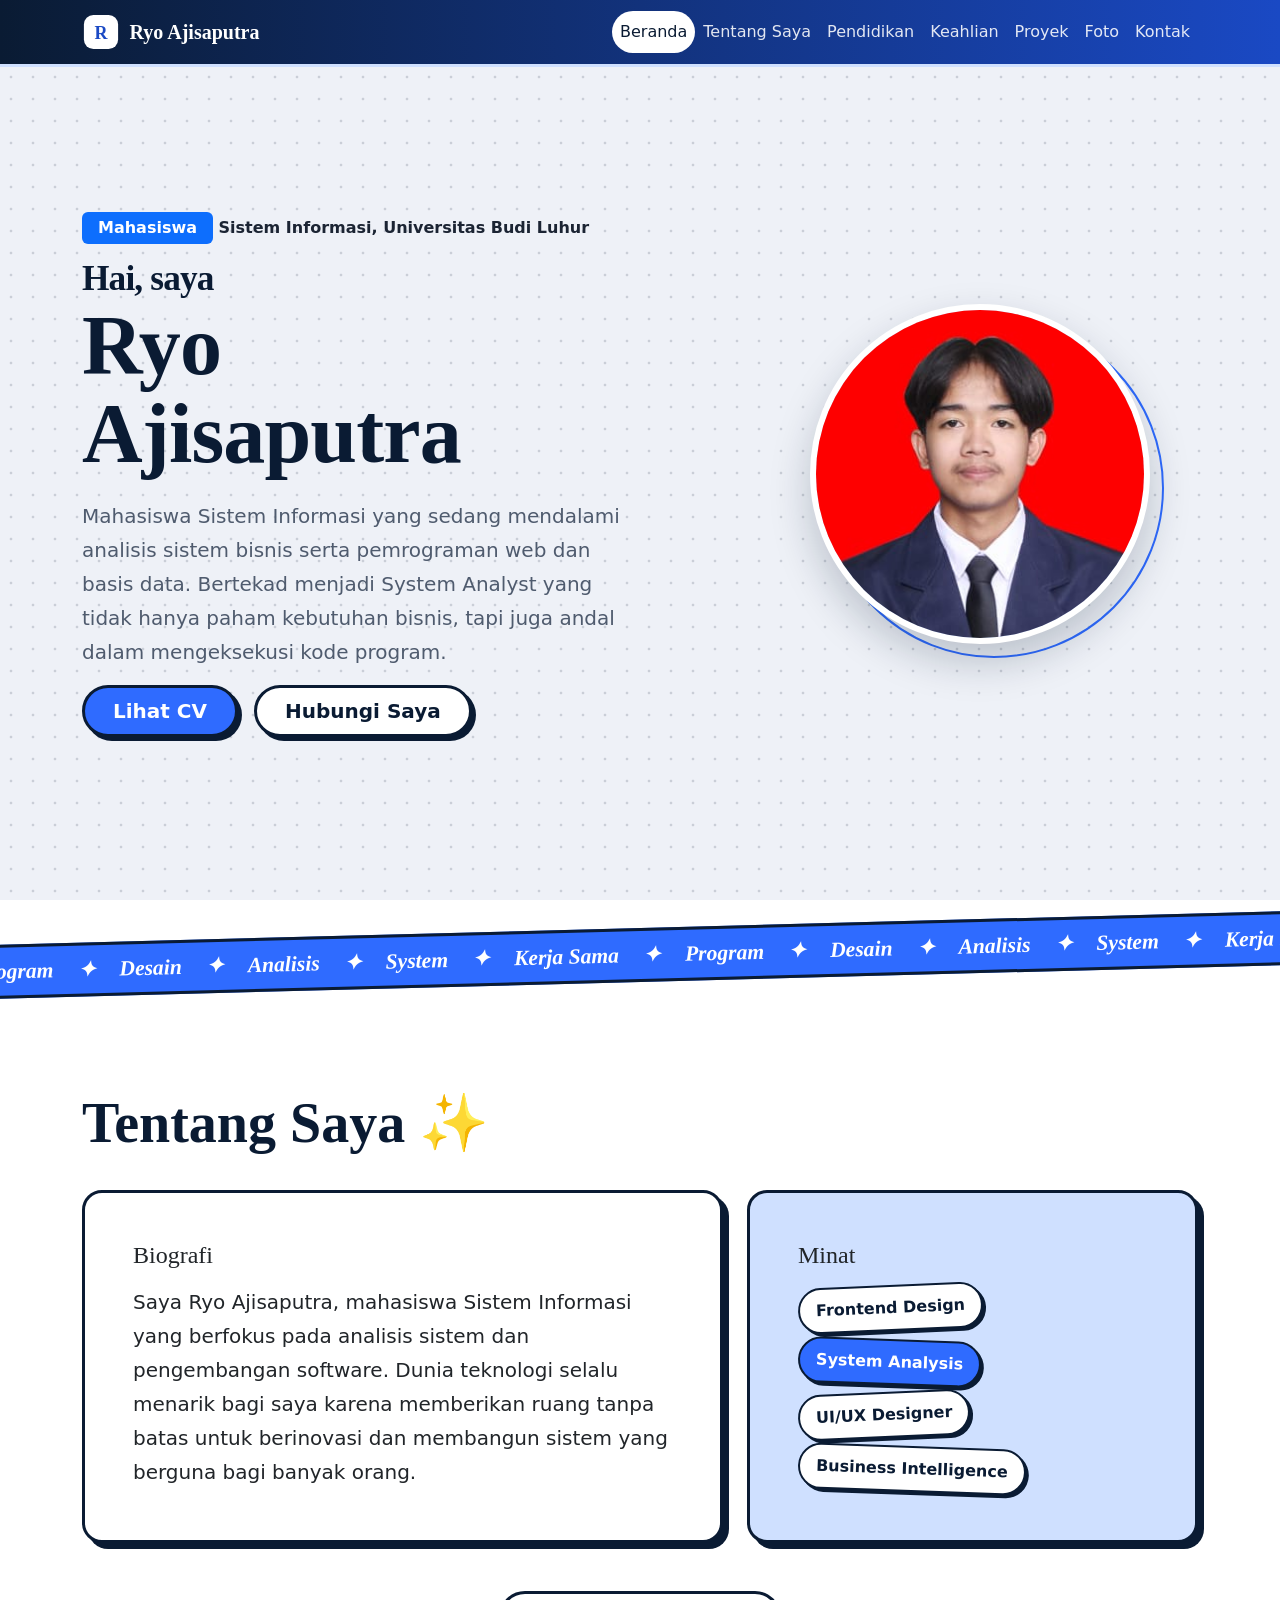
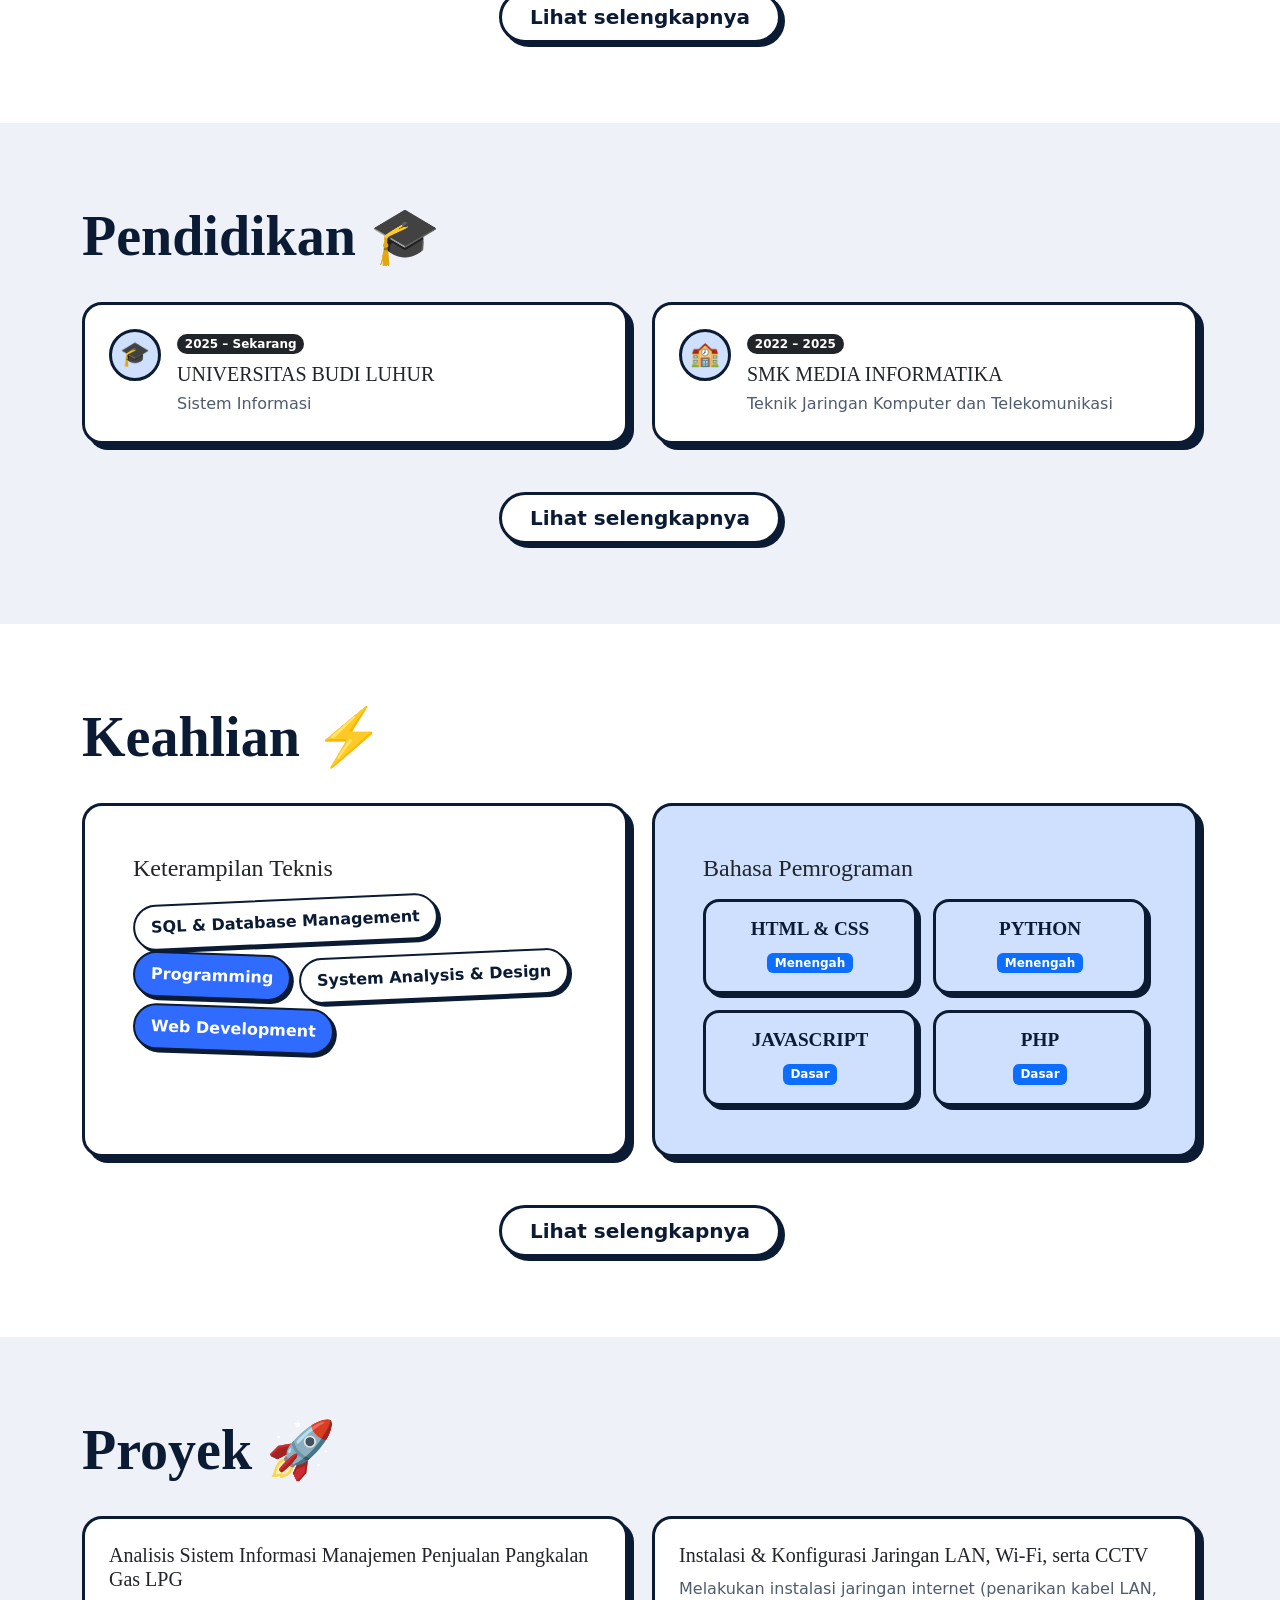
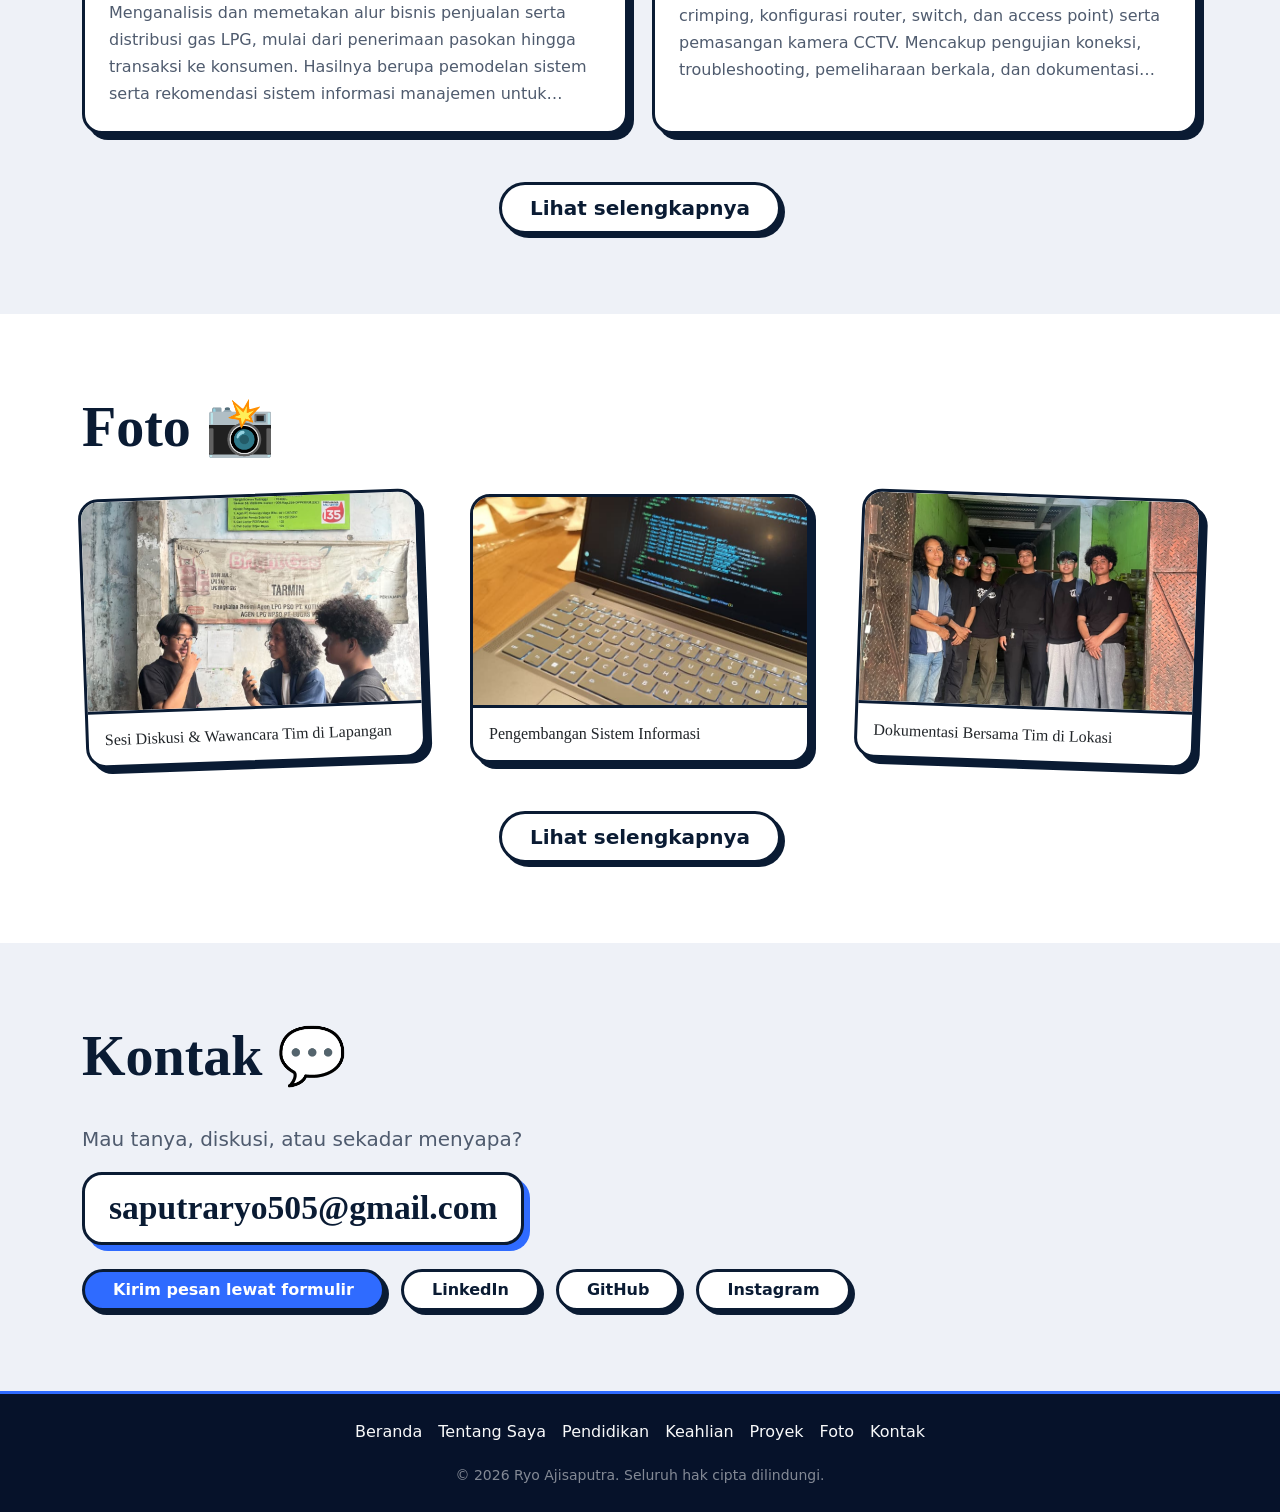
<file: index.html>
<!DOCTYPE html>
<html lang="id">
<head>
  <meta charset="UTF-8">
  <meta name="viewport" content="width=device-width, initial-scale=1">
  <title>Beranda | Ryo Ajisaputra</title>

  <link rel="stylesheet" href="css/bootstrap.min.css">
  <script>document.documentElement.classList.add('js');</script>
  
  <link rel="stylesheet" href="style.css">
</head>
<body class="d-flex flex-column min-vh-100">

  <header class="fixed-top">
    <nav class="navbar navbar-expand-lg navbar-atas" data-bs-theme="dark">
      <div class="container">
        <a class="navbar-brand" href="index.html">
          <svg width="38" height="38" viewBox="0 0 40 40" aria-hidden="true"><rect x="2" y="2" width="36" height="36" rx="10" fill="#fff"/><text x="20" y="27.5" text-anchor="middle" font-family="Segoe UI, Arial, sans-serif" font-weight="800" font-size="19" fill="#1a49c4">R</text></svg>
          Ryo Ajisaputra
        </a>
        <button class="navbar-toggler" type="button" data-bs-toggle="collapse" data-bs-target="#menu" aria-controls="menu" aria-expanded="false" aria-label="Buka menu"><span class="navbar-toggler-icon"></span></button>
        <div class="collapse navbar-collapse" id="menu">
          <ul class="navbar-nav ms-auto">
            <li class="nav-item"><a class="nav-link active" aria-current="page" href="index.html">Beranda</a></li>
            <li class="nav-item"><a class="nav-link" href="tentang.html">Tentang Saya</a></li>
            <li class="nav-item"><a class="nav-link" href="pendidikan.html">Pendidikan</a></li>
            <li class="nav-item"><a class="nav-link" href="keahlian.html">Keahlian</a></li>
            <li class="nav-item"><a class="nav-link" href="proyek.html">Proyek</a></li>
            <li class="nav-item"><a class="nav-link" href="foto.html">Foto</a></li>
            <li class="nav-item"><a class="nav-link" href="kontak.html">Kontak</a></li>
          </ul>
        </div>
      </div>
    </nav>
  </header>

  <main class="flex-grow-1 d-flex flex-column">
    <section id="beranda" class="titik">
      <div class="container"><div class="row align-items-center g-5">
        <div class="col-lg-7 order-2 order-lg-1 reveal">
          <p class="fw-semibold"><span class="badge text-bg-primary px-3 py-2 fs-6">Mahasiswa</span> Sistem Informasi, Universitas Budi Luhur</p>
          <h1><span class="sapa">Hai, saya</span>Ryo<br>Ajisaputra</h1>
          <p class="lead redup" style="max-width: 34rem;">Mahasiswa Sistem Informasi yang sedang mendalami analisis sistem bisnis serta pemrograman web dan basis data. 
            Bertekad menjadi System Analyst yang tidak hanya paham kebutuhan bisnis, tapi juga andal dalam mengeksekusi kode program.</p>
          <div class="d-flex flex-column flex-sm-row gap-3">
            <a href="CV-Ryo-Ajisaputra.pdf" class="btn btn-lg btn-nb btn-biru">Lihat CV</a>
            <a href="kontak.html" class="btn btn-lg btn-nb btn-putih">Hubungi Saya</a>
          </div>
        </div>
        <div class="col-lg-5 order-1 order-lg-2 reveal">
          <div class="foto-wrap">
            <div class="foto-blob"><img alt="Foto Ryo Ajisaputra" src="foto.jpeg"></div>
          </div>
        </div>
      </div></div>
    </section>

    <!-- Pita teks berjalan -->
    <div class="pita-wrap" aria-hidden="true"><div class="pita"><div class="pita-isi">
      <span>Program</span><span>Desain</span><span>Analisis</span><span>System</span><span>Kerja Sama</span>
    </div></div></div>

    <!--  RINGKASAN: Tentang Saya -->
    <section class="bagian">
      <div class="container">
        <h2 class="judul reveal">Tentang Saya <span aria-hidden="true">✨</span></h2>
        <div class="row g-4">
          <div class="col-lg-7 reveal"><div class="card kartu-nb h-100"><div class="card-body p-4 p-lg-5">
            <h3 class="h4 mb-3">Biografi</h3>
            <p class="fs-5 mb-0">Saya Ryo Ajisaputra, mahasiswa Sistem Informasi yang berfokus pada analisis sistem dan pengembangan software. Dunia teknologi selalu menarik bagi saya karena memberikan ruang tanpa batas untuk berinovasi dan membangun sistem yang berguna bagi banyak orang.</p>
          </div></div></div>
          <div class="col-lg-5 reveal" style="--tunda: .1s;"><div class="card kartu-nb kartu-ice h-100"><div class="card-body p-4 p-lg-5">
            <h3 class="h4 mb-3">Minat</h3>
            <div class="d-flex flex-wrap gap-2"><span class="chip">Frontend Design</span><span class="chip chip-biru">System Analysis</span><span class="chip">UI/UX Designer</span><span class="chip">Business Intelligence</span></div>
          </div></div></div>
        </div>
        <div class="text-center mt-5 reveal">
          <a href="tentang.html" class="btn btn-lg btn-nb btn-putih">Lihat selengkapnya</a>
        </div>
      </div>
    </section>

    <!-- RINGKASAN: Pendidikan -->
    <section class="bagian bg-abu">
      <div class="container">
        <h2 class="judul reveal">Pendidikan <span aria-hidden="true">🎓</span></h2>
        <div class="row g-4">
        <div class="col-md-6 reveal" style="--tunda: 0s;"><div class="card kartu-nb h-100"><div class="card-body p-4 d-flex gap-3">
          <span class="ikon">🎓</span>
          <div><span class="badge text-bg-dark rounded-pill mb-2">2025 – Sekarang</span><h3 class="h5 mb-1">UNIVERSITAS BUDI LUHUR</h3><p class="redup mb-0">Sistem Informasi</p></div>
        </div></div></div>
        <div class="col-md-6 reveal" style="--tunda: 0.1s;"><div class="card kartu-nb h-100"><div class="card-body p-4 d-flex gap-3">
          <span class="ikon">🏫</span>
          <div><span class="badge text-bg-dark rounded-pill mb-2">2022 – 2025</span><h3 class="h5 mb-1">SMK MEDIA INFORMATIKA</h3><p class="redup mb-0">Teknik Jaringan Komputer dan Telekomunikasi</p></div>
        </div></div></div>
        </div>
        <div class="text-center mt-5 reveal">
          <a href="pendidikan.html" class="btn btn-lg btn-nb btn-putih">Lihat selengkapnya</a>
        </div>
      </div>
    </section>

    <!-- RINGKASAN: Keahlian -->
    <section class="bagian">
      <div class="container">
        <h2 class="judul reveal">Keahlian <span aria-hidden="true">⚡</span></h2>
        <div class="row g-4">
          <div class="col-lg-6 reveal"><div class="card kartu-nb h-100"><div class="card-body p-4 p-lg-5">
            <h3 class="h4 mb-3">Keterampilan Teknis</h3>
            <div class="d-flex flex-wrap gap-2"><span class="chip">SQL &amp; Database Management</span><span class="chip chip-biru">Programming</span><span class="chip">System Analysis &amp; Design</span><span class="chip chip-biru">Web Development</span></div>
          </div></div></div>
          <div class="col-lg-6 reveal" style="--tunda: .1s;"><div class="card kartu-nb kartu-ice h-100"><div class="card-body p-4 p-lg-5">
            <h3 class="h4 mb-3">Bahasa Pemrograman</h3>
            <div class="row row-cols-2 g-3">
              <div class="col"><div class="tile-bahasa h-100"><p>HTML &amp; CSS</p><span class="badge text-bg-primary">Menengah</span></div></div>
              <div class="col"><div class="tile-bahasa h-100"><p>PYTHON</p><span class="badge text-bg-primary">Menengah</span></div></div>
              <div class="col"><div class="tile-bahasa h-100"><p>JAVASCRIPT</p><span class="badge text-bg-primary">Dasar</span></div></div>
              <div class="col"><div class="tile-bahasa h-100"><p>PHP</p><span class="badge text-bg-primary">Dasar</span></div></div>
            </div>
          </div></div></div>
        </div>
        <div class="text-center mt-5 reveal">
          <a href="keahlian.html" class="btn btn-lg btn-nb btn-putih">Lihat selengkapnya</a>
        </div>
      </div>
    </section>

    <!-- RINGKASAN: Proyek -->
    <section class="bagian bg-abu">
      <div class="container">
        <h2 class="judul reveal">Proyek <span aria-hidden="true">🚀</span></h2>
        <div class="row g-4">
        <div class="col-md-6 reveal" style="--tunda: 0s;"><div class="card kartu-nb h-100"><div class="card-body p-4">
          <h3 class="h5">Analisis Sistem Informasi Manajemen Penjualan Pangkalan Gas LPG</h3><p class="redup ringkas mb-0">Menganalisis dan memetakan alur bisnis penjualan serta distribusi gas LPG, mulai dari penerimaan pasokan hingga transaksi ke konsumen. Hasilnya berupa pemodelan sistem serta rekomendasi sistem informasi manajemen untuk mengurangi kesalahan pencatatan stok dan penjualan manual.</p>
        </div></div></div>
        <div class="col-md-6 reveal" style="--tunda: 0.1s;"><div class="card kartu-nb h-100"><div class="card-body p-4">
          <h3 class="h5">Instalasi & Konfigurasi Jaringan LAN, Wi-Fi, serta CCTV</h3><p class="redup ringkas mb-0">Melakukan instalasi jaringan internet (penarikan kabel LAN, crimping, konfigurasi router, switch, dan access point) serta pemasangan kamera CCTV. Mencakup pengujian koneksi, troubleshooting, pemeliharaan berkala, dan dokumentasi jalur kabel.</p>
        </div></div></div>
        </div>
        <div class="text-center mt-5 reveal">
          <a href="proyek.html" class="btn btn-lg btn-nb btn-putih">Lihat selengkapnya</a>
        </div>
      </div>
    </section>

    <!-- RINGKASAN: Foto -->
    <section class="bagian">
      <div class="container">
        <h2 class="judul reveal">Foto <span aria-hidden="true">📸</span></h2>
        <div class="row g-4 g-lg-5">
        <div class="col-12 col-md-4 reveal" style="--tunda: 0s;"><div class="card kartu-nb galeri h-100">
          <div class="bingkai"><img alt="Diskusi dan wawancara tim di Pangkalan Gas LPG Tarmin" src="foto2.jpeg"></div>
          <div class="card-body"><h3 class="h6 mb-0">Sesi Diskusi &amp; Wawancara Tim di Lapangan</h3></div>
        </div></div>
        <div class="col-12 col-md-4 reveal" style="--tunda: 0.1s;"><div class="card kartu-nb galeri h-100">
          <div class="bingkai"><img alt="Layar laptop berisi kode program sistem informasi" src="foto3.jpeg"></div>
          <div class="card-body"><h3 class="h6 mb-0">Pengembangan Sistem Informasi</h3></div>
        </div></div>
        <div class="col-12 col-md-4 reveal" style="--tunda: 0.2s;"><div class="card kartu-nb galeri h-100">
          <div class="bingkai"><img alt="Foto bersama tim di depan pangkalan gas" src="foto4.jpeg"></div>
          <div class="card-body"><h3 class="h6 mb-0">Dokumentasi Bersama Tim di Lokasi</h3></div>
        </div></div>
        </div>
        <div class="text-center mt-5 reveal">
          <a href="foto.html" class="btn btn-lg btn-nb btn-putih">Lihat selengkapnya</a>
        </div>
      </div>
    </section>

    <!-- RINGKASAN: Kontak -->
    <section class="bagian bg-abu">
      <div class="container reveal">
        <h2 class="judul">Kontak <span aria-hidden="true">💬</span></h2>
        <p class="redup fs-5">Mau tanya, diskusi, atau sekadar menyapa?</p>
        <a href="mailto:saputraryo505@gmail.com" class="email">saputraryo505@gmail.com</a>
        <div class="d-flex flex-wrap gap-3 mt-4">
          <a href="kontak.html" class="btn btn-nb btn-biru">Kirim pesan lewat formulir</a>
          <a href="https://www.linkedin.com/in/ryo-ajisaputra-aa95b7444/" class="btn btn-nb btn-putih">LinkedIn</a>
          <a href="https://github.com/Ryoaji123" class="btn btn-nb btn-putih">GitHub</a>
          <a href="https://www.instagram.com/ajisaputraryo?obrf=MWI4eXk2bGY4eXNmYw==" class="btn btn-nb btn-putih">Instagram</a>
        </div>
      </div>
    </section>
  </main>

  <footer class="py-4 text-center text-white-50">
    <div class="container">
      <p class="d-flex flex-wrap justify-content-center gap-3">
        <a class="link-light text-decoration-none" href="index.html">Beranda</a>
        <a class="link-light text-decoration-none" href="tentang.html">Tentang Saya</a>
        <a class="link-light text-decoration-none" href="pendidikan.html">Pendidikan</a>
        <a class="link-light text-decoration-none" href="keahlian.html">Keahlian</a>
        <a class="link-light text-decoration-none" href="proyek.html">Proyek</a>
        <a class="link-light text-decoration-none" href="foto.html">Foto</a>
        <a class="link-light text-decoration-none" href="kontak.html">Kontak</a>
      </p>
      <small>&copy; <span id="tahun">2026</span> Ryo Ajisaputra. Seluruh hak cipta dilindungi.</small>
    </div>
  </footer>

  <script src="js/bootstrap.bundle.min.js"></script>
  <script>
    document.getElementById('tahun').textContent = new Date().getFullYear();
    
    var io = new IntersectionObserver(function (daftar) {
      daftar.forEach(function (i) { if (i.isIntersecting) { i.target.classList.add('tampil'); io.unobserve(i.target); } });
    }, { threshold: .15 });
    document.querySelectorAll('.reveal').forEach(function (el) { io.observe(el); });

    window.onload = function () {
      var gaya = getComputedStyle(document.documentElement), pesan = '';
      if (!gaya.getPropertyValue('--bs-blue') || typeof bootstrap === 'undefined') pesan = 'Bootstrap belum termuat. Periksa nama file di folder css/ dan js/.';
      else if (!gaya.getPropertyValue('--navy')) pesan = 'style.css belum termuat. Pastikan style.css satu folder dengan file HTML.';
      if (pesan) document.body.insertAdjacentHTML('beforeend', '<div style="position:fixed;bottom:0;left:0;right:0;z-index:9999;background:#b00020;color:#fff;padding:12px">' + pesan + '</div>');
    };

    var pita = document.querySelector('.pita-isi');
    pita.innerHTML += pita.innerHTML;
  </script>
</body>
</html>
</file>
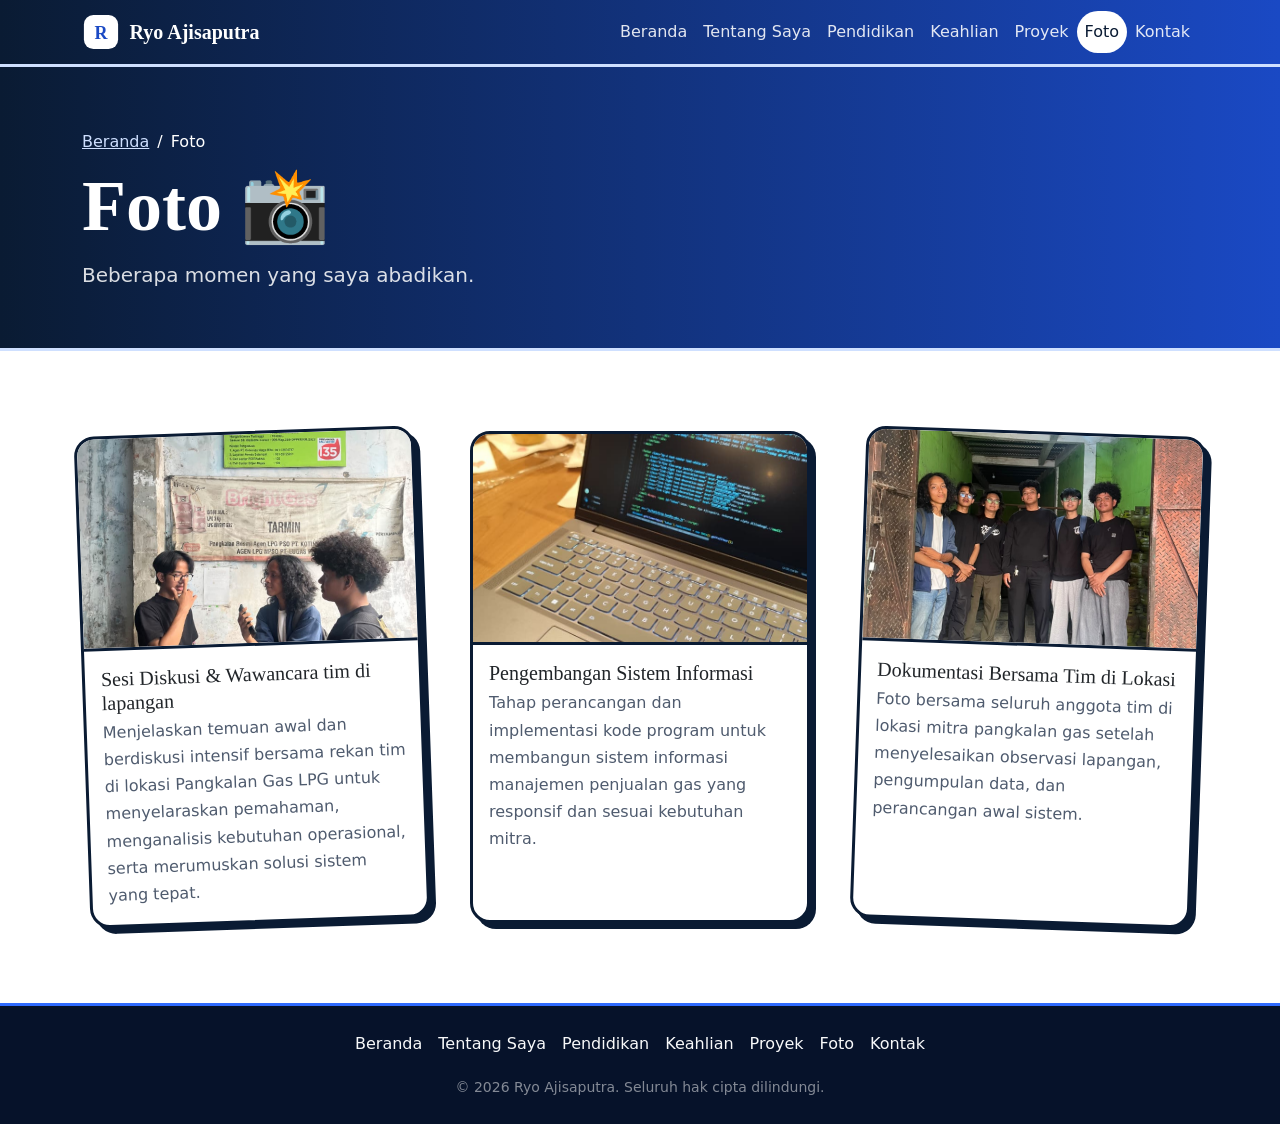
<file: foto.html>
<!DOCTYPE html>
<html lang="id">
<head>
  <meta charset="UTF-8">
  <meta name="viewport" content="width=device-width, initial-scale=1">
  <title>Foto | Ryo Ajisaputra</title>
  
  <link rel="stylesheet" href="css/bootstrap.min.css">
  <script>document.documentElement.classList.add('js');</script>
  
  <link rel="stylesheet" href="style.css">
</head>
<body class="d-flex flex-column min-vh-100">

  <header class="fixed-top">
    <nav class="navbar navbar-expand-lg navbar-atas" data-bs-theme="dark">
      <div class="container">
        <a class="navbar-brand" href="index.html">
          <svg width="38" height="38" viewBox="0 0 40 40" aria-hidden="true"><rect x="2" y="2" width="36" height="36" rx="10" fill="#fff"/><text x="20" y="27.5" text-anchor="middle" font-family="Segoe UI, Arial, sans-serif" font-weight="800" font-size="19" fill="#1a49c4">R</text></svg>
          Ryo Ajisaputra
        </a>
        <button class="navbar-toggler" type="button" data-bs-toggle="collapse" data-bs-target="#menu" aria-controls="menu" aria-expanded="false" aria-label="Buka menu"><span class="navbar-toggler-icon"></span></button>
        <div class="collapse navbar-collapse" id="menu">
          <ul class="navbar-nav ms-auto">
            <li class="nav-item"><a class="nav-link" href="index.html">Beranda</a></li>
            <li class="nav-item"><a class="nav-link" href="tentang.html">Tentang Saya</a></li>
            <li class="nav-item"><a class="nav-link" href="pendidikan.html">Pendidikan</a></li>
            <li class="nav-item"><a class="nav-link" href="keahlian.html">Keahlian</a></li>
            <li class="nav-item"><a class="nav-link" href="proyek.html">Proyek</a></li>
            <li class="nav-item"><a class="nav-link active" aria-current="page" href="foto.html">Foto</a></li>
            <li class="nav-item"><a class="nav-link" href="kontak.html">Kontak</a></li>
          </ul>
        </div>
      </div>
    </nav>
  </header>

  <main class="flex-grow-1 d-flex flex-column">
    <header class="banner">
      <div class="container reveal">
        <nav aria-label="breadcrumb"><ol class="breadcrumb">
          <li class="breadcrumb-item"><a href="index.html">Beranda</a></li>
          <li class="breadcrumb-item active" aria-current="page">Foto</li>
        </ol></nav>
        <h1>Foto <span aria-hidden="true">📸</span></h1>
        <p class="mb-0 fs-5">Beberapa momen yang saya abadikan.</p>
      </div>
    </header>

    <section class="bagian">
      <div class="container"><div class="row g-4 g-lg-5">
        <div class="col-12 col-md-4 reveal"><div class="card kartu-nb galeri h-100">
          <div class="bingkai"><img alt="Diskusi dan wawancara tim di pangkalan Gas LPG" src="foto2.jpeg"></div>
          <div class="card-body"><h2 class="h5 mb-1">Sesi Diskusi & Wawancara tim di lapangan</h2><p class="redup mb-0">Menjelaskan temuan awal dan berdiskusi intensif bersama rekan tim di lokasi Pangkalan Gas LPG untuk menyelaraskan pemahaman, menganalisis kebutuhan operasional, serta merumuskan solusi sistem yang tepat.</p></div>
        </div></div>
        <div class="col-12 col-md-4 reveal"><div class="card kartu-nb galeri h-100">
          <div class="bingkai"><img alt="Program sistem informasi" src="foto3.jpeg"></div>
          <div class="card-body"><h2 class="h5 mb-1">Pengembangan Sistem Informasi</h2><p class="redup mb-0">Tahap perancangan dan implementasi kode program untuk membangun sistem informasi manajemen penjualan gas yang responsif dan sesuai kebutuhan mitra.</p></div>
        </div></div>
        <div class="col-12 col-md-4 reveal"><div class="card kartu-nb galeri h-100">
          <div class="bingkai"><img alt="Foto Bersama tim" src="foto4.jpeg"></div>
          <div class="card-body"><h2 class="h5 mb-1">Dokumentasi Bersama Tim di Lokasi</h2><p class="redup mb-0">Foto bersama seluruh anggota tim di lokasi mitra pangkalan gas setelah menyelesaikan observasi lapangan, pengumpulan data, dan perancangan awal sistem.</p></div>
        </div></div>
      </div></div>
    </section>
  </main>

  <footer class="py-4 text-center text-white-50">
    <div class="container">
      <p class="d-flex flex-wrap justify-content-center gap-3">
        <a class="link-light text-decoration-none" href="index.html">Beranda</a>
        <a class="link-light text-decoration-none" href="tentang.html">Tentang Saya</a>
        <a class="link-light text-decoration-none" href="pendidikan.html">Pendidikan</a>
        <a class="link-light text-decoration-none" href="keahlian.html">Keahlian</a>
        <a class="link-light text-decoration-none" href="proyek.html">Proyek</a>
        <a class="link-light text-decoration-none" href="foto.html">Foto</a>
        <a class="link-light text-decoration-none" href="kontak.html">Kontak</a>
      </p>
      <small>&copy; <span id="tahun">2026</span> Ryo Ajisaputra. Seluruh hak cipta dilindungi.</small>
    </div>
  </footer>

  <script src="js/bootstrap.bundle.min.js"></script>
  <script>
    document.getElementById('tahun').textContent = new Date().getFullYear();
   
    var io = new IntersectionObserver(function (daftar) {
      daftar.forEach(function (i) { if (i.isIntersecting) { i.target.classList.add('tampil'); io.unobserve(i.target); } });
    }, { threshold: .15 });
    document.querySelectorAll('.reveal').forEach(function (el) { io.observe(el); });
    
    window.onload = function () {
      var gaya = getComputedStyle(document.documentElement), pesan = '';
      if (!gaya.getPropertyValue('--bs-blue') || typeof bootstrap === 'undefined') pesan = 'Bootstrap belum termuat. Periksa nama file di folder css/ dan js/.';
      else if (!gaya.getPropertyValue('--navy')) pesan = 'style.css belum termuat. Pastikan style.css satu folder dengan file HTML.';
      if (pesan) document.body.insertAdjacentHTML('beforeend', '<div style="position:fixed;bottom:0;left:0;right:0;z-index:9999;background:#b00020;color:#fff;padding:12px">' + pesan + '</div>');
    };
  </script>
</body>
</html>
</file>
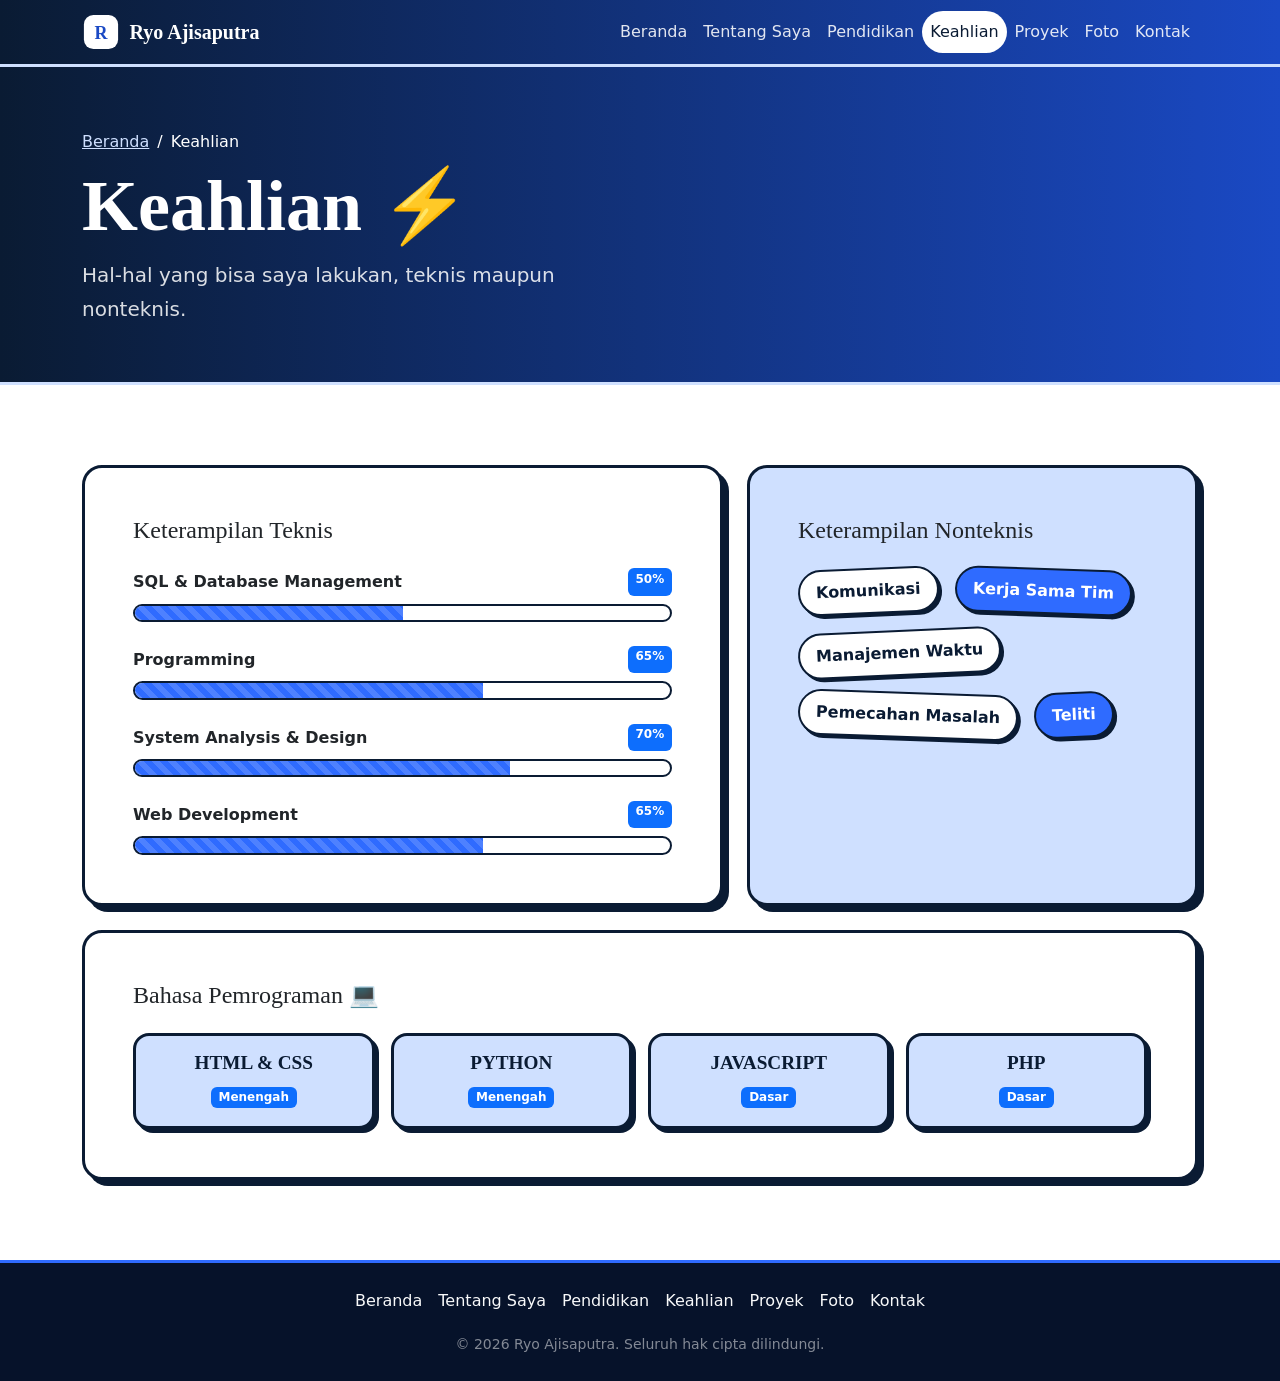
<file: keahlian.html>
<!DOCTYPE html>
<html lang="id">
<head>
  <meta charset="UTF-8">
  <meta name="viewport" content="width=device-width, initial-scale=1">
  <title>Keahlian | Ryo Ajisaputra</title>
  
  <link rel="stylesheet" href="css/bootstrap.min.css">
  <script>document.documentElement.classList.add('js');</script>
  <link rel="stylesheet" href="style.css">
</head>
<body class="d-flex flex-column min-vh-100">

  <header class="fixed-top">
    <nav class="navbar navbar-expand-lg navbar-atas" data-bs-theme="dark">
      <div class="container">
        <a class="navbar-brand" href="index.html">
          <svg width="38" height="38" viewBox="0 0 40 40" aria-hidden="true"><rect x="2" y="2" width="36" height="36" rx="10" fill="#fff"/><text x="20" y="27.5" text-anchor="middle" font-family="Segoe UI, Arial, sans-serif" font-weight="800" font-size="19" fill="#1a49c4">R</text></svg>
          Ryo Ajisaputra
        </a>
        <button class="navbar-toggler" type="button" data-bs-toggle="collapse" data-bs-target="#menu" aria-controls="menu" aria-expanded="false" aria-label="Buka menu"><span class="navbar-toggler-icon"></span></button>
        <div class="collapse navbar-collapse" id="menu">
          <ul class="navbar-nav ms-auto">
            <li class="nav-item"><a class="nav-link" href="index.html">Beranda</a></li>
            <li class="nav-item"><a class="nav-link" href="tentang.html">Tentang Saya</a></li>
            <li class="nav-item"><a class="nav-link" href="pendidikan.html">Pendidikan</a></li>
            <li class="nav-item"><a class="nav-link active" aria-current="page" href="keahlian.html">Keahlian</a></li>
            <li class="nav-item"><a class="nav-link" href="proyek.html">Proyek</a></li>
            <li class="nav-item"><a class="nav-link" href="foto.html">Foto</a></li>
            <li class="nav-item"><a class="nav-link" href="kontak.html">Kontak</a></li>
          </ul>
        </div>
      </div>
    </nav>
  </header>

  <main class="flex-grow-1 d-flex flex-column">
    <header class="banner">
      <div class="container reveal">
        <nav aria-label="breadcrumb"><ol class="breadcrumb">
          <li class="breadcrumb-item"><a href="index.html">Beranda</a></li>
          <li class="breadcrumb-item active" aria-current="page">Keahlian</li>
        </ol></nav>
        <h1>Keahlian <span aria-hidden="true">⚡</span></h1>
        <p class="mb-0 fs-5">Hal-hal yang bisa saya lakukan, teknis maupun nonteknis.</p>
      </div>
    </header>

    <section class="bagian">
      <div class="container"><div class="row g-4">
        <div class="col-lg-7 reveal">
          <div class="card kartu-nb h-100"><div class="card-body p-4 p-lg-5">
            <h2 class="h4 mb-4">Keterampilan Teknis</h2>
            <div class="mb-4">
              <div class="d-flex justify-content-between mb-2"><span class="fw-semibold">SQL & Database Management</span><span class="badge text-bg-primary">50%</span></div>
              <div class="progress" role="progressbar" aria-label="Keahlian Teknis 1" aria-valuenow="50" aria-valuemin="0" aria-valuemax="100"><div class="progress-bar progress-bar-striped" style="width: 50%"></div></div>
            </div>
            <div class="mb-4">
              <div class="d-flex justify-content-between mb-2"><span class="fw-semibold">Programming</span><span class="badge text-bg-primary">65%</span></div>
              <div class="progress" role="progressbar" aria-label="Keahlian Teknis 2" aria-valuenow="65" aria-valuemin="0" aria-valuemax="100"><div class="progress-bar progress-bar-striped" style="width: 65%"></div></div>
            </div>
            <div class="mb-4">
              <div class="d-flex justify-content-between mb-2"><span class="fw-semibold">System Analysis & Design</span><span class="badge text-bg-primary">70%</span></div>
              <div class="progress" role="progressbar" aria-label="Keahlian Teknis 3" aria-valuenow="70" aria-valuemin="0" aria-valuemax="100"><div class="progress-bar progress-bar-striped" style="width: 70%"></div></div>
            </div>
            <div class="mb-0">
              <div class="d-flex justify-content-between mb-2"><span class="fw-semibold">Web Development</span><span class="badge text-bg-primary">65%</span></div>
              <div class="progress" role="progressbar" aria-label="Keahlian Teknis 4" aria-valuenow="65" aria-valuemin="0" aria-valuemax="100"><div class="progress-bar progress-bar-striped" style="width: 65%"></div></div>
            </div>
          </div></div>
        </div>
        <div class="col-lg-5 reveal">
          <div class="card kartu-nb kartu-ice h-100"><div class="card-body p-4 p-lg-5">
            <h2 class="h4 mb-4">Keterampilan Nonteknis</h2>
            <div class="d-flex flex-wrap gap-3">
              <span class="chip">Komunikasi</span><span class="chip chip-biru">Kerja Sama Tim</span><span class="chip">Manajemen Waktu</span>
              <span class="chip">Pemecahan Masalah</span><span class="chip chip-biru">Teliti</span>
            </div>
          </div></div>
        </div>
        
        <div class="col-12 reveal">
          <div class="card kartu-nb"><div class="card-body p-4 p-lg-5">
            <h2 class="h4 mb-4">Bahasa Pemrograman <span aria-hidden="true">💻</span></h2>
            <div class="row row-cols-2 row-cols-md-4 g-3">
              <div class="col"><div class="tile-bahasa h-100">
                <p>HTML & CSS</p><span class="badge text-bg-primary">Menengah</span>
              </div></div>
              <div class="col"><div class="tile-bahasa h-100">
                <p>PYTHON</p><span class="badge text-bg-primary">Menengah</span>
              </div></div>
              <div class="col"><div class="tile-bahasa h-100">
                <p>JAVASCRIPT</p><span class="badge text-bg-primary">Dasar</span>
              </div></div>
              <div class="col"><div class="tile-bahasa h-100">
                <p>PHP</p><span class="badge text-bg-primary">Dasar</span>
              </div></div>
            </div>
          </div></div>
        </div>
      </div></div>
    </section>
  </main>

  <footer class="py-4 text-center text-white-50">
    <div class="container">
      <p class="d-flex flex-wrap justify-content-center gap-3">
        <a class="link-light text-decoration-none" href="index.html">Beranda</a>
        <a class="link-light text-decoration-none" href="tentang.html">Tentang Saya</a>
        <a class="link-light text-decoration-none" href="pendidikan.html">Pendidikan</a>
        <a class="link-light text-decoration-none" href="keahlian.html">Keahlian</a>
        <a class="link-light text-decoration-none" href="proyek.html">Proyek</a>
        <a class="link-light text-decoration-none" href="foto.html">Foto</a>
        <a class="link-light text-decoration-none" href="kontak.html">Kontak</a>
      </p>
      <small>&copy; <span id="tahun">2026</span> Ryo Ajisaputra. Seluruh hak cipta dilindungi.</small>
    </div>
  </footer>

  <script src="js/bootstrap.bundle.min.js"></script>
  <script>
    document.getElementById('tahun').textContent = new Date().getFullYear();
   
    var io = new IntersectionObserver(function (daftar) {
      daftar.forEach(function (i) { if (i.isIntersecting) { i.target.classList.add('tampil'); io.unobserve(i.target); } });
    }, { threshold: .15 });
    document.querySelectorAll('.reveal').forEach(function (el) { io.observe(el); });
    
    window.onload = function () {
      var gaya = getComputedStyle(document.documentElement), pesan = '';
      if (!gaya.getPropertyValue('--bs-blue') || typeof bootstrap === 'undefined') pesan = 'Bootstrap belum termuat. Periksa nama file di folder css/ dan js/.';
      else if (!gaya.getPropertyValue('--navy')) pesan = 'style.css belum termuat. Pastikan style.css satu folder dengan file HTML.';
      if (pesan) document.body.insertAdjacentHTML('beforeend', '<div style="position:fixed;bottom:0;left:0;right:0;z-index:9999;background:#b00020;color:#fff;padding:12px">' + pesan + '</div>');
    };
  </script>
</body>
</html>
</file>
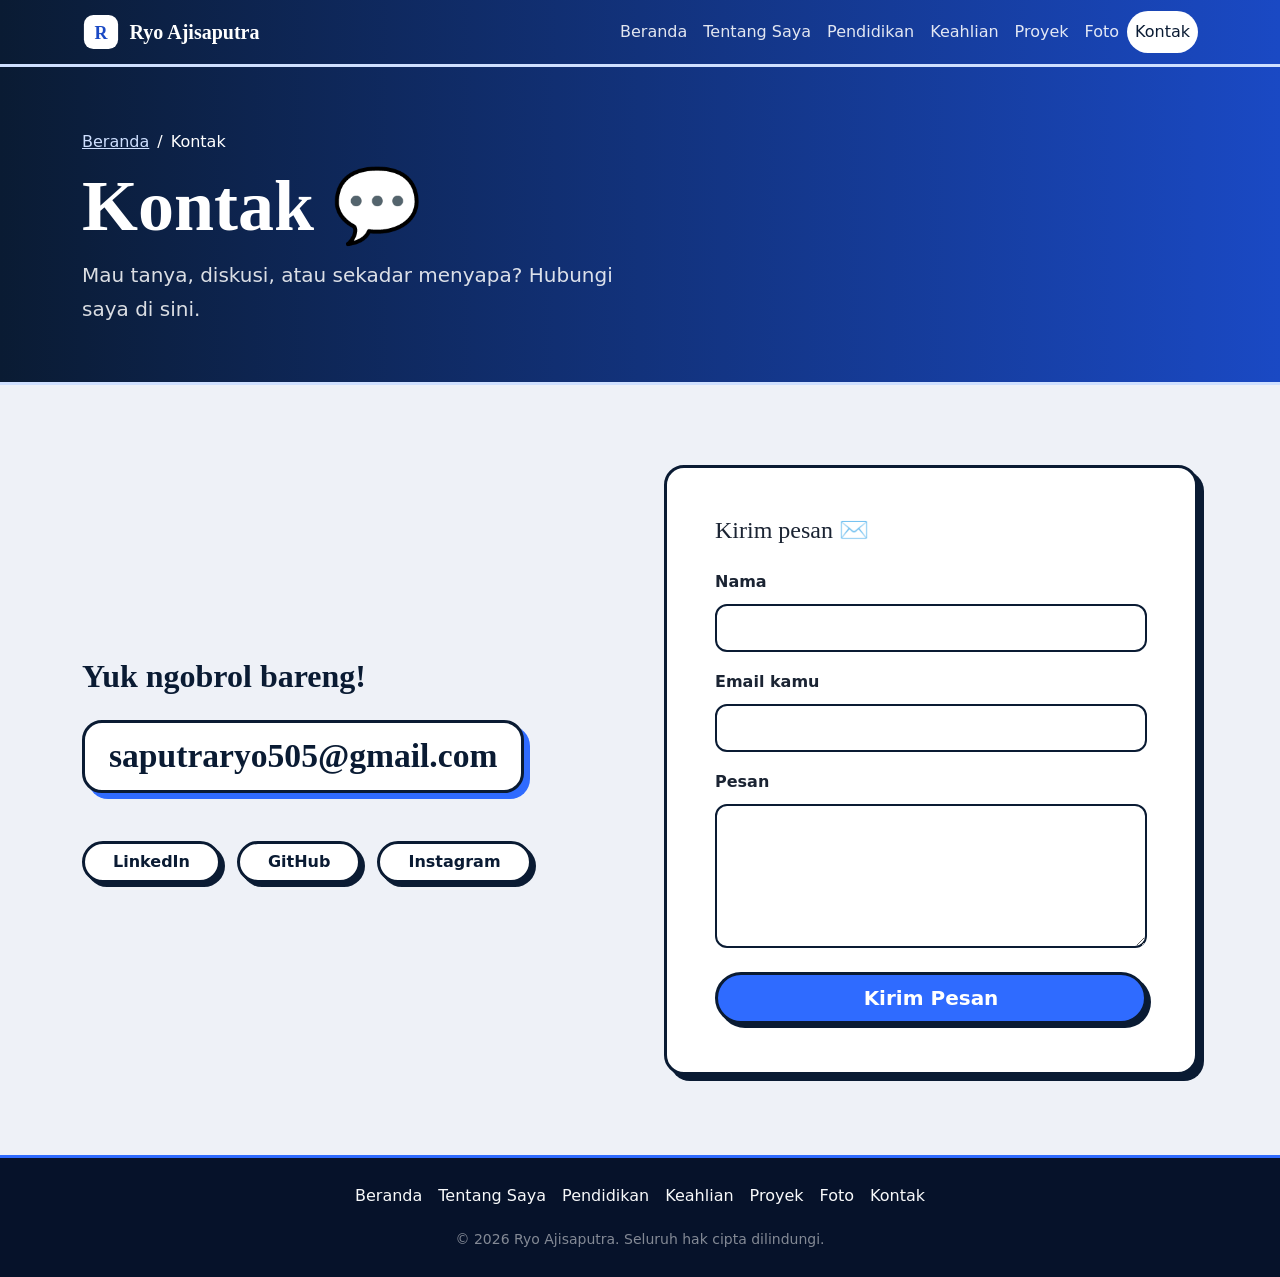
<file: kontak.html>
<!DOCTYPE html>
<html lang="id">
<head>
  <meta charset="UTF-8">
  <meta name="viewport" content="width=device-width, initial-scale=1">
  <title>Kontak | Ryo Ajisaputra</title>
  
  <link rel="stylesheet" href="css/bootstrap.min.css">
  <script>document.documentElement.classList.add('js');</script>
  
  <link rel="stylesheet" href="style.css">
</head>
<body class="d-flex flex-column min-vh-100">

  <header class="fixed-top">
    <nav class="navbar navbar-expand-lg navbar-atas" data-bs-theme="dark">
      <div class="container">
        <a class="navbar-brand" href="index.html">
          <svg width="38" height="38" viewBox="0 0 40 40" aria-hidden="true"><rect x="2" y="2" width="36" height="36" rx="10" fill="#fff"/><text x="20" y="27.5" text-anchor="middle" font-family="Segoe UI, Arial, sans-serif" font-weight="800" font-size="19" fill="#1a49c4">R</text></svg>
          Ryo Ajisaputra
        </a>
        <button class="navbar-toggler" type="button" data-bs-toggle="collapse" data-bs-target="#menu" aria-controls="menu" aria-expanded="false" aria-label="Buka menu"><span class="navbar-toggler-icon"></span></button>
        <div class="collapse navbar-collapse" id="menu">
          <ul class="navbar-nav ms-auto">
            <li class="nav-item"><a class="nav-link" href="index.html">Beranda</a></li>
            <li class="nav-item"><a class="nav-link" href="tentang.html">Tentang Saya</a></li>
            <li class="nav-item"><a class="nav-link" href="pendidikan.html">Pendidikan</a></li>
            <li class="nav-item"><a class="nav-link" href="keahlian.html">Keahlian</a></li>
            <li class="nav-item"><a class="nav-link" href="proyek.html">Proyek</a></li>
            <li class="nav-item"><a class="nav-link" href="foto.html">Foto</a></li>
            <li class="nav-item"><a class="nav-link active" aria-current="page" href="kontak.html">Kontak</a></li>
          </ul>
        </div>
      </div>
    </nav>
  </header>

  <main class="flex-grow-1 d-flex flex-column">
    <header class="banner">
      <div class="container reveal">
        <nav aria-label="breadcrumb"><ol class="breadcrumb">
          <li class="breadcrumb-item"><a href="index.html">Beranda</a></li>
          <li class="breadcrumb-item active" aria-current="page">Kontak</li>
        </ol></nav>
        <h1>Kontak <span aria-hidden="true">💬</span></h1>
        <p class="mb-0 fs-5">Mau tanya, diskusi, atau sekadar menyapa? Hubungi saya di sini.</p>
      </div>
    </header>

    <section class="bagian bg-abu">
      <div class="container"><div class="row g-5 align-items-center">
        <div class="col-lg-6 reveal">
          <h2 class="mb-4">Yuk ngobrol bareng!</h2>
          <a href="mailto:saputraryo505@gmail.com" class="email">saputraryo505@gmail.com</a>
          <div class="d-flex flex-wrap gap-3 mt-5">
            <a href="https://www.linkedin.com/in/ryo-ajisaputra-aa95b7444/" class="btn btn-nb btn-putih">LinkedIn</a>
            <a href="https://github.com/Ryoaji123" class="btn btn-nb btn-putih">GitHub</a>
            <a href="https://www.instagram.com/ajisaputraryo?obrf=MWI4eXk2bGY4eXNmYw==" class="btn btn-nb btn-putih">Instagram</a>
          </div>
        </div>

        <div class="col-lg-6 reveal">
          <form class="card kartu-nb form-kontak" action="https://formsubmit.co/saputraryo505@gmail.com" method="POST">
            <div class="card-body p-4 p-lg-5">
              <h2 class="h4 mb-4">Kirim pesan <span aria-hidden="true">✉️</span></h2>
              <input type="hidden" name="_subject" value="Pesan baru dari website profil">
              <input type="hidden" name="_template" value="table">
              
              <input type="hidden" name="_next" value="https://ryoaji123.github.io/CVPEWEB/kontak.html">
              <input type="text" name="_honey" class="d-none" tabindex="-1" autocomplete="off">
              <div class="mb-3">
                <label for="f-nama" class="form-label fw-semibold">Nama</label>
                <input type="text" class="form-control" id="f-nama" name="name" required>
              </div>
              <div class="mb-3">
                <label for="f-email" class="form-label fw-semibold">Email kamu</label>
                <input type="email" class="form-control" id="f-email" name="email" required>
              </div>
              <div class="mb-4">
                <label for="f-pesan" class="form-label fw-semibold">Pesan</label>
                <textarea class="form-control" id="f-pesan" name="message" rows="5" required></textarea>
              </div>
              <button type="submit" class="btn btn-lg btn-nb btn-biru w-100">Kirim Pesan</button>
            </div>
          </form>
        </div>
      </div></div>
    </section>
  </main>

  <footer class="py-4 text-center text-white-50">
    <div class="container">
      <p class="d-flex flex-wrap justify-content-center gap-3">
        <a class="link-light text-decoration-none" href="index.html">Beranda</a>
        <a class="link-light text-decoration-none" href="tentang.html">Tentang Saya</a>
        <a class="link-light text-decoration-none" href="pendidikan.html">Pendidikan</a>
        <a class="link-light text-decoration-none" href="keahlian.html">Keahlian</a>
        <a class="link-light text-decoration-none" href="proyek.html">Proyek</a>
        <a class="link-light text-decoration-none" href="foto.html">Foto</a>
        <a class="link-light text-decoration-none" href="kontak.html">Kontak</a>
      </p>
      <small>&copy; <span id="tahun">2026</span> Ryo Ajisaputra. Seluruh hak cipta dilindungi.</small>
    </div>
  </footer>

  <script src="js/bootstrap.bundle.min.js"></script>
  <script>
    document.getElementById('tahun').textContent = new Date().getFullYear();
    
    var io = new IntersectionObserver(function (daftar) {
      daftar.forEach(function (i) { if (i.isIntersecting) { i.target.classList.add('tampil'); io.unobserve(i.target); } });
    }, { threshold: .15 });
    document.querySelectorAll('.reveal').forEach(function (el) { io.observe(el); });
    
    window.onload = function () {
      var gaya = getComputedStyle(document.documentElement), pesan = '';
      if (!gaya.getPropertyValue('--bs-blue') || typeof bootstrap === 'undefined') pesan = 'Bootstrap belum termuat. Periksa nama file di folder css/ dan js/.';
      else if (!gaya.getPropertyValue('--navy')) pesan = 'style.css belum termuat. Pastikan style.css satu folder dengan file HTML.';
      if (pesan) document.body.insertAdjacentHTML('beforeend', '<div style="position:fixed;bottom:0;left:0;right:0;z-index:9999;background:#b00020;color:#fff;padding:12px">' + pesan + '</div>');
    };
  </script>
</body>
</html>
</file>
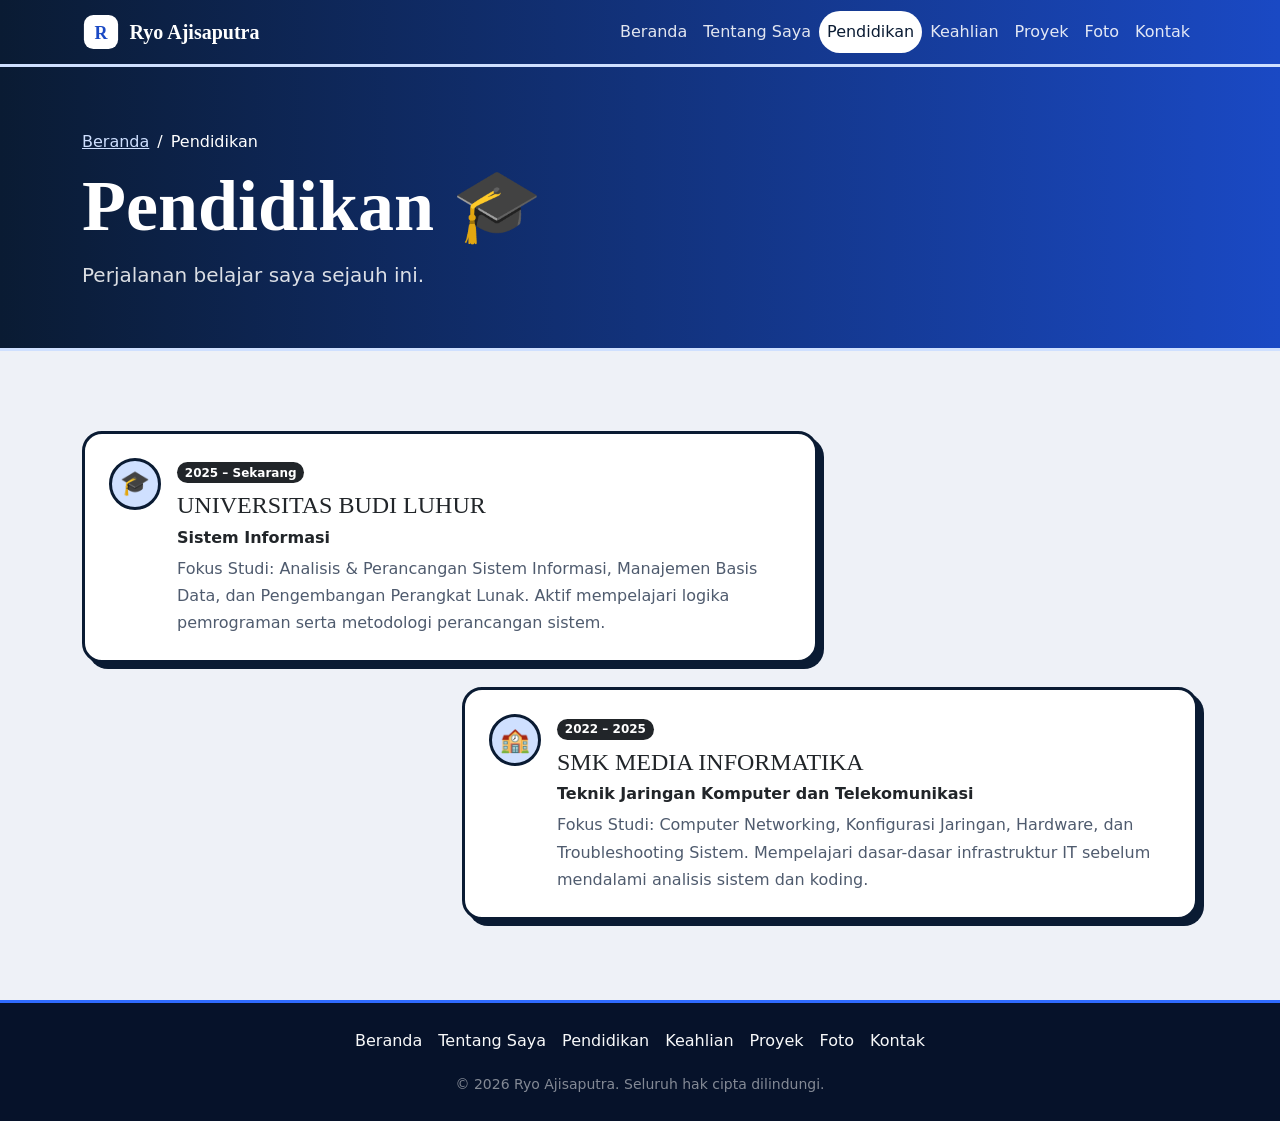
<file: pendidikan.html>
<!DOCTYPE html>
<html lang="id">
<head>
  <meta charset="UTF-8">
  <meta name="viewport" content="width=device-width, initial-scale=1">
  <title>Pendidikan | Ryo Ajisaputra</title>
  
  <link rel="stylesheet" href="css/bootstrap.min.css">
  <script>document.documentElement.classList.add('js');</script>
  
  <link rel="stylesheet" href="style.css">
</head>
<body class="d-flex flex-column min-vh-100">

  <header class="fixed-top">
    <nav class="navbar navbar-expand-lg navbar-atas" data-bs-theme="dark">
      <div class="container">
        <a class="navbar-brand" href="index.html">
          <svg width="38" height="38" viewBox="0 0 40 40" aria-hidden="true"><rect x="2" y="2" width="36" height="36" rx="10" fill="#fff"/><text x="20" y="27.5" text-anchor="middle" font-family="Segoe UI, Arial, sans-serif" font-weight="800" font-size="19" fill="#1a49c4">R</text></svg>
          Ryo Ajisaputra
        </a>
        <button class="navbar-toggler" type="button" data-bs-toggle="collapse" data-bs-target="#menu" aria-controls="menu" aria-expanded="false" aria-label="Buka menu"><span class="navbar-toggler-icon"></span></button>
        <div class="collapse navbar-collapse" id="menu">
          <ul class="navbar-nav ms-auto">
            <li class="nav-item"><a class="nav-link" href="index.html">Beranda</a></li>
            <li class="nav-item"><a class="nav-link" href="tentang.html">Tentang Saya</a></li>
            <li class="nav-item"><a class="nav-link active" aria-current="page" href="pendidikan.html">Pendidikan</a></li>
            <li class="nav-item"><a class="nav-link" href="keahlian.html">Keahlian</a></li>
            <li class="nav-item"><a class="nav-link" href="proyek.html">Proyek</a></li>
            <li class="nav-item"><a class="nav-link" href="foto.html">Foto</a></li>
            <li class="nav-item"><a class="nav-link" href="kontak.html">Kontak</a></li>
          </ul>
        </div>
      </div>
    </nav>
  </header>

  <main class="flex-grow-1 d-flex flex-column">
    <header class="banner">
      <div class="container reveal">
        <nav aria-label="breadcrumb"><ol class="breadcrumb">
          <li class="breadcrumb-item"><a href="index.html">Beranda</a></li>
          <li class="breadcrumb-item active" aria-current="page">Pendidikan</li>
        </ol></nav>
        <h1>Pendidikan <span aria-hidden="true">🎓</span></h1>
        <p class="mb-0 fs-5">Perjalanan belajar saya sejauh ini.</p>
      </div>
    </header>

    <section class="bagian bg-abu">
      <div class="container"><div class="row g-4">
        <div class="col-lg-8 reveal"><div class="card kartu-nb"><div class="card-body p-4 d-flex gap-3">
          <span class="ikon">🎓</span>
          <div>
            <span class="badge text-bg-dark rounded-pill mb-2">2025 – Sekarang</span>
            <h2 class="h4 mb-1">UNIVERSITAS BUDI LUHUR</h2><p class="fw-semibold mb-1">Sistem Informasi</p><p class="redup mb-0">Fokus Studi: Analisis & Perancangan Sistem Informasi, Manajemen Basis Data, dan Pengembangan Perangkat Lunak. Aktif mempelajari logika pemrograman serta metodologi perancangan sistem.</p>
          </div>
        </div></div></div>
        <div class="col-lg-8 offset-lg-4 reveal"><div class="card kartu-nb"><div class="card-body p-4 d-flex gap-3">
          <span class="ikon">🏫</span>
          <div>
            <span class="badge text-bg-dark rounded-pill mb-2">2022 – 2025</span>
            <h2 class="h4 mb-1">SMK MEDIA INFORMATIKA</h2><p class="fw-semibold mb-1">Teknik Jaringan Komputer dan Telekomunikasi</p><p class="redup mb-0">Fokus Studi: Computer Networking, Konfigurasi Jaringan, Hardware, dan Troubleshooting Sistem. Mempelajari dasar-dasar infrastruktur IT sebelum mendalami analisis sistem dan koding.</p>
          </div>
        </div></div></div>
      </div></div>
    </section>
  </main>

  <footer class="py-4 text-center text-white-50">
    <div class="container">
      <p class="d-flex flex-wrap justify-content-center gap-3">
        <a class="link-light text-decoration-none" href="index.html">Beranda</a>
        <a class="link-light text-decoration-none" href="tentang.html">Tentang Saya</a>
        <a class="link-light text-decoration-none" href="pendidikan.html">Pendidikan</a>
        <a class="link-light text-decoration-none" href="keahlian.html">Keahlian</a>
        <a class="link-light text-decoration-none" href="proyek.html">Proyek</a>
        <a class="link-light text-decoration-none" href="foto.html">Foto</a>
        <a class="link-light text-decoration-none" href="kontak.html">Kontak</a>
      </p>
      <small>&copy; <span id="tahun">2026</span> Ryo Ajisaputra. Seluruh hak cipta dilindungi.</small>
    </div>
  </footer>

  <script src="js/bootstrap.bundle.min.js"></script>
  <script>
    document.getElementById('tahun').textContent = new Date().getFullYear();
    
    var io = new IntersectionObserver(function (daftar) {
      daftar.forEach(function (i) { if (i.isIntersecting) { i.target.classList.add('tampil'); io.unobserve(i.target); } });
    }, { threshold: .15 });
    document.querySelectorAll('.reveal').forEach(function (el) { io.observe(el); });
    
    window.onload = function () {
      var gaya = getComputedStyle(document.documentElement), pesan = '';
      if (!gaya.getPropertyValue('--bs-blue') || typeof bootstrap === 'undefined') pesan = 'Bootstrap belum termuat. Periksa nama file di folder css/ dan js/.';
      else if (!gaya.getPropertyValue('--navy')) pesan = 'style.css belum termuat. Pastikan style.css satu folder dengan file HTML.';
      if (pesan) document.body.insertAdjacentHTML('beforeend', '<div style="position:fixed;bottom:0;left:0;right:0;z-index:9999;background:#b00020;color:#fff;padding:12px">' + pesan + '</div>');
    };
  </script>
</body>
</html>
</file>
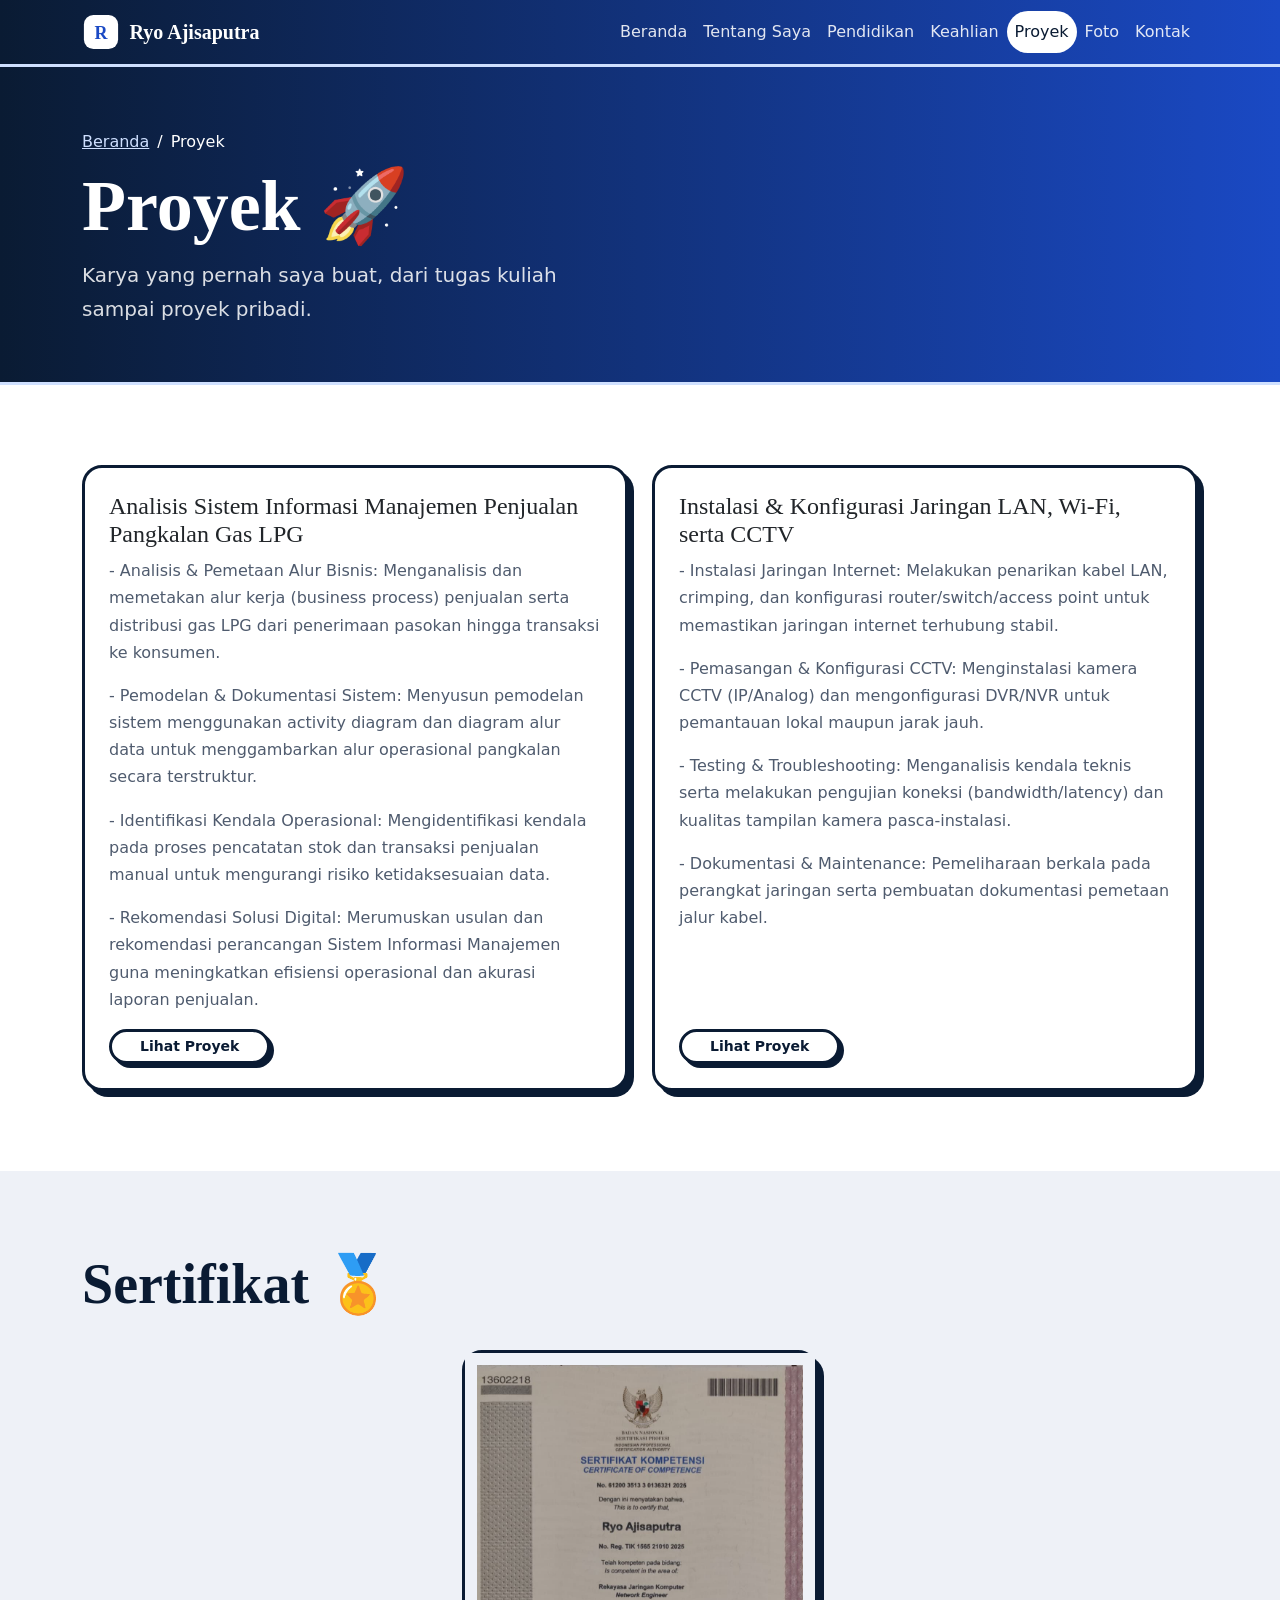
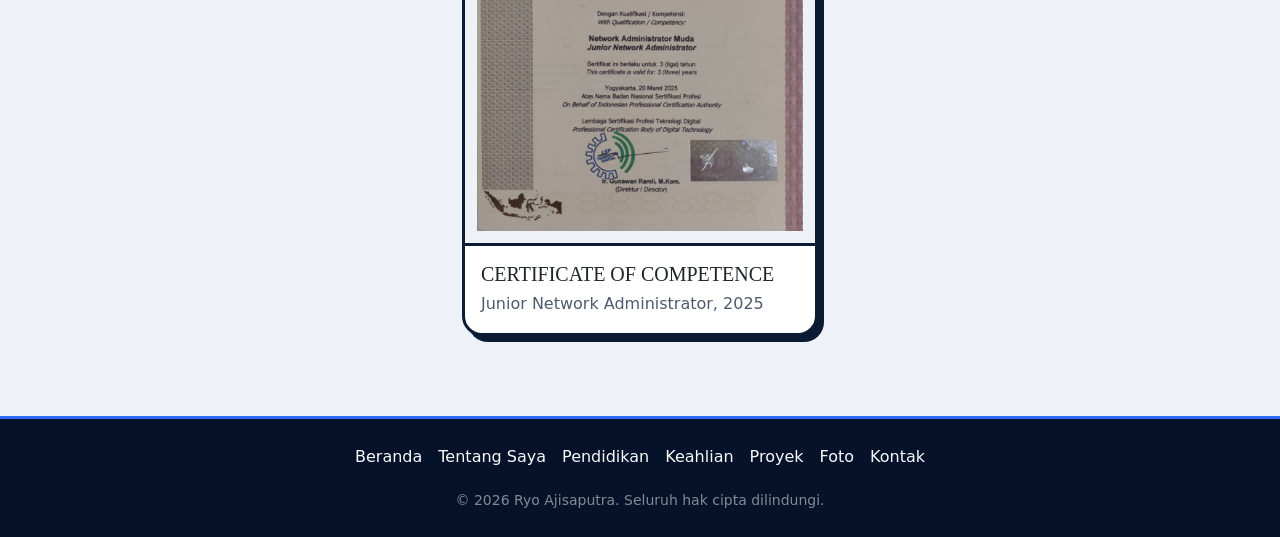
<file: proyek.html>
<!DOCTYPE html>
<html lang="id">
<head>
  <meta charset="UTF-8">
  <meta name="viewport" content="width=device-width, initial-scale=1">
  <title>Proyek | Ryo Ajisaputra</title>

  <link rel="stylesheet" href="css/bootstrap.min.css">
  <script>document.documentElement.classList.add('js');</script>

  <link rel="stylesheet" href="style.css">
</head>
<body class="d-flex flex-column min-vh-100">

  <header class="fixed-top">
    <nav class="navbar navbar-expand-lg navbar-atas" data-bs-theme="dark">
      <div class="container">
        <a class="navbar-brand" href="index.html">

          <svg width="38" height="38" viewBox="0 0 40 40" aria-hidden="true"><rect x="2" y="2" width="36" height="36" rx="10" fill="#fff"/><text x="20" y="27.5" text-anchor="middle" font-family="Segoe UI, Arial, sans-serif" font-weight="800" font-size="19" fill="#1a49c4">R</text></svg>
          Ryo Ajisaputra
        </a>
        <button class="navbar-toggler" type="button" data-bs-toggle="collapse" data-bs-target="#menu" aria-controls="menu" aria-expanded="false" aria-label="Buka menu"><span class="navbar-toggler-icon"></span></button>
        <div class="collapse navbar-collapse" id="menu">
          <ul class="navbar-nav ms-auto">
            <li class="nav-item"><a class="nav-link" href="index.html">Beranda</a></li>
            <li class="nav-item"><a class="nav-link" href="tentang.html">Tentang Saya</a></li>
            <li class="nav-item"><a class="nav-link" href="pendidikan.html">Pendidikan</a></li>
            <li class="nav-item"><a class="nav-link" href="keahlian.html">Keahlian</a></li>
            <li class="nav-item"><a class="nav-link active" aria-current="page" href="proyek.html">Proyek</a></li>
            <li class="nav-item"><a class="nav-link" href="foto.html">Foto</a></li>
            <li class="nav-item"><a class="nav-link" href="kontak.html">Kontak</a></li>
          </ul>
        </div>
      </div>
    </nav>
  </header>

  <main class="flex-grow-1 d-flex flex-column">
    <header class="banner">
      <div class="container reveal">
        <nav aria-label="breadcrumb"><ol class="breadcrumb">
          <li class="breadcrumb-item"><a href="index.html">Beranda</a></li>
          <li class="breadcrumb-item active" aria-current="page">Proyek</li>
        </ol></nav>
        <h1>Proyek <span aria-hidden="true">🚀</span></h1>
        <p class="mb-0 fs-5">Karya yang pernah saya buat, dari tugas kuliah sampai proyek pribadi.</p>
      </div>
    </header>

    <section class="bagian">
      <div class="container">
        <div class="row row-cols-1 row-cols-md-2 g-4">
          <div class="col reveal"><div class="card kartu-nb h-100">
            <div class="card-body p-4 d-flex flex-column">
              <h2 class="h4">Analisis Sistem Informasi Manajemen Penjualan Pangkalan Gas LPG</h2>
              <p class="redup">- Analisis & Pemetaan Alur Bisnis: Menganalisis dan memetakan alur kerja (business process) penjualan serta distribusi gas LPG dari penerimaan pasokan hingga transaksi ke konsumen.</p>
              <p class="redup">- Pemodelan & Dokumentasi Sistem: Menyusun pemodelan sistem menggunakan activity diagram dan diagram alur data untuk menggambarkan alur operasional pangkalan secara terstruktur.</p>
              <p class="redup">- Identifikasi Kendala Operasional: Mengidentifikasi kendala pada proses pencatatan stok dan transaksi penjualan manual untuk mengurangi risiko ketidaksesuaian data.</p>
              <p class="redup">- Rekomendasi Solusi Digital: Merumuskan usulan dan rekomendasi perancangan Sistem Informasi Manajemen guna meningkatkan efisiensi operasional dan akurasi laporan penjualan.</p>
              <!-- Ganti # dengan alamat website gas LPG, contoh: https://namawebsite.com -->
              <a href="https://gasjo.xo.je/login.php" class="btn btn-nb btn-putih btn-sm mt-auto align-self-start" target="_blank" rel="noopener">Lihat Proyek</a>
            </div>
          </div></div>
          <div class="col reveal"><div class="card kartu-nb h-100">
            <div class="card-body p-4 d-flex flex-column">
              <h2 class="h4">Instalasi & Konfigurasi Jaringan LAN, Wi-Fi, serta CCTV</h2>
              <p class="redup">- Instalasi Jaringan Internet: Melakukan penarikan kabel LAN, crimping, dan konfigurasi router/switch/access point untuk memastikan jaringan internet terhubung stabil.</p>
              <p class="redup">- Pemasangan & Konfigurasi CCTV: Menginstalasi kamera CCTV (IP/Analog) dan mengonfigurasi DVR/NVR untuk pemantauan lokal maupun jarak jauh.</p>
              <p class="redup">- Testing & Troubleshooting: Menganalisis kendala teknis serta melakukan pengujian koneksi (bandwidth/latency) dan kualitas tampilan kamera pasca-instalasi.</p>
              <p class="redup">- Dokumentasi & Maintenance: Pemeliharaan berkala pada perangkat jaringan serta pembuatan dokumentasi pemetaan jalur kabel.</p>
              <!-- Taruh file PDF di folder yang sama dengan proyek.html, lalu samakan nama filenya di bawah -->
              <a href="Instalasi.pdf" class="btn btn-nb btn-putih btn-sm mt-auto align-self-start" target="_blank" rel="noopener">Lihat Proyek</a>
            </div>
          </div></div>
        </div>
      </div>
    </section>

    <section class="bagian bg-abu">
      <div class="container">
        <h2 class="judul reveal">Sertifikat <span aria-hidden="true">🏅</span></h2>
        <div class="row justify-content-center g-4">
          <div class="col-12 col-sm-8 col-md-6 col-lg-4 reveal"><div class="card kartu-nb h-100">
            <div class="sertifikat"><img alt="Sertifikat kompetensi Junior Network Administrator 2025" src="foto5.jpeg"></div>
            <div class="card-body"><h3 class="h5 mb-1">CERTIFICATE OF COMPETENCE</h3><p class="redup mb-0">Junior Network Administrator, 2025</p></div>
          </div></div>
        </div>
      </div>
    </section>
  </main>

  <footer class="py-4 text-center text-white-50">
    <div class="container">
      <p class="d-flex flex-wrap justify-content-center gap-3">
        <a class="link-light text-decoration-none" href="index.html">Beranda</a>
        <a class="link-light text-decoration-none" href="tentang.html">Tentang Saya</a>
        <a class="link-light text-decoration-none" href="pendidikan.html">Pendidikan</a>
        <a class="link-light text-decoration-none" href="keahlian.html">Keahlian</a>
        <a class="link-light text-decoration-none" href="proyek.html">Proyek</a>
        <a class="link-light text-decoration-none" href="foto.html">Foto</a>
        <a class="link-light text-decoration-none" href="kontak.html">Kontak</a>
      </p>
      <small>&copy; <span id="tahun">2026</span> Ryo Ajisaputra. Seluruh hak cipta dilindungi.</small>
    </div>
  </footer>

  <script src="js/bootstrap.bundle.min.js"></script>
  <script>
    document.getElementById('tahun').textContent = new Date().getFullYear();
 
    var io = new IntersectionObserver(function (daftar) {
      daftar.forEach(function (i) { if (i.isIntersecting) { i.target.classList.add('tampil'); io.unobserve(i.target); } });
    }, { threshold: .15 });
    document.querySelectorAll('.reveal').forEach(function (el) { io.observe(el); });
  
    window.onload = function () {
      var gaya = getComputedStyle(document.documentElement), pesan = '';
      if (!gaya.getPropertyValue('--bs-blue') || typeof bootstrap === 'undefined') pesan = 'Bootstrap belum termuat. Periksa nama file di folder css/ dan js/.';
      else if (!gaya.getPropertyValue('--navy')) pesan = 'style.css belum termuat. Pastikan style.css satu folder dengan file HTML.';
      if (pesan) document.body.insertAdjacentHTML('beforeend', '<div style="position:fixed;bottom:0;left:0;right:0;z-index:9999;background:#b00020;color:#fff;padding:12px">' + pesan + '</div>');
    };
  </script>
</body>
</html>
</file>
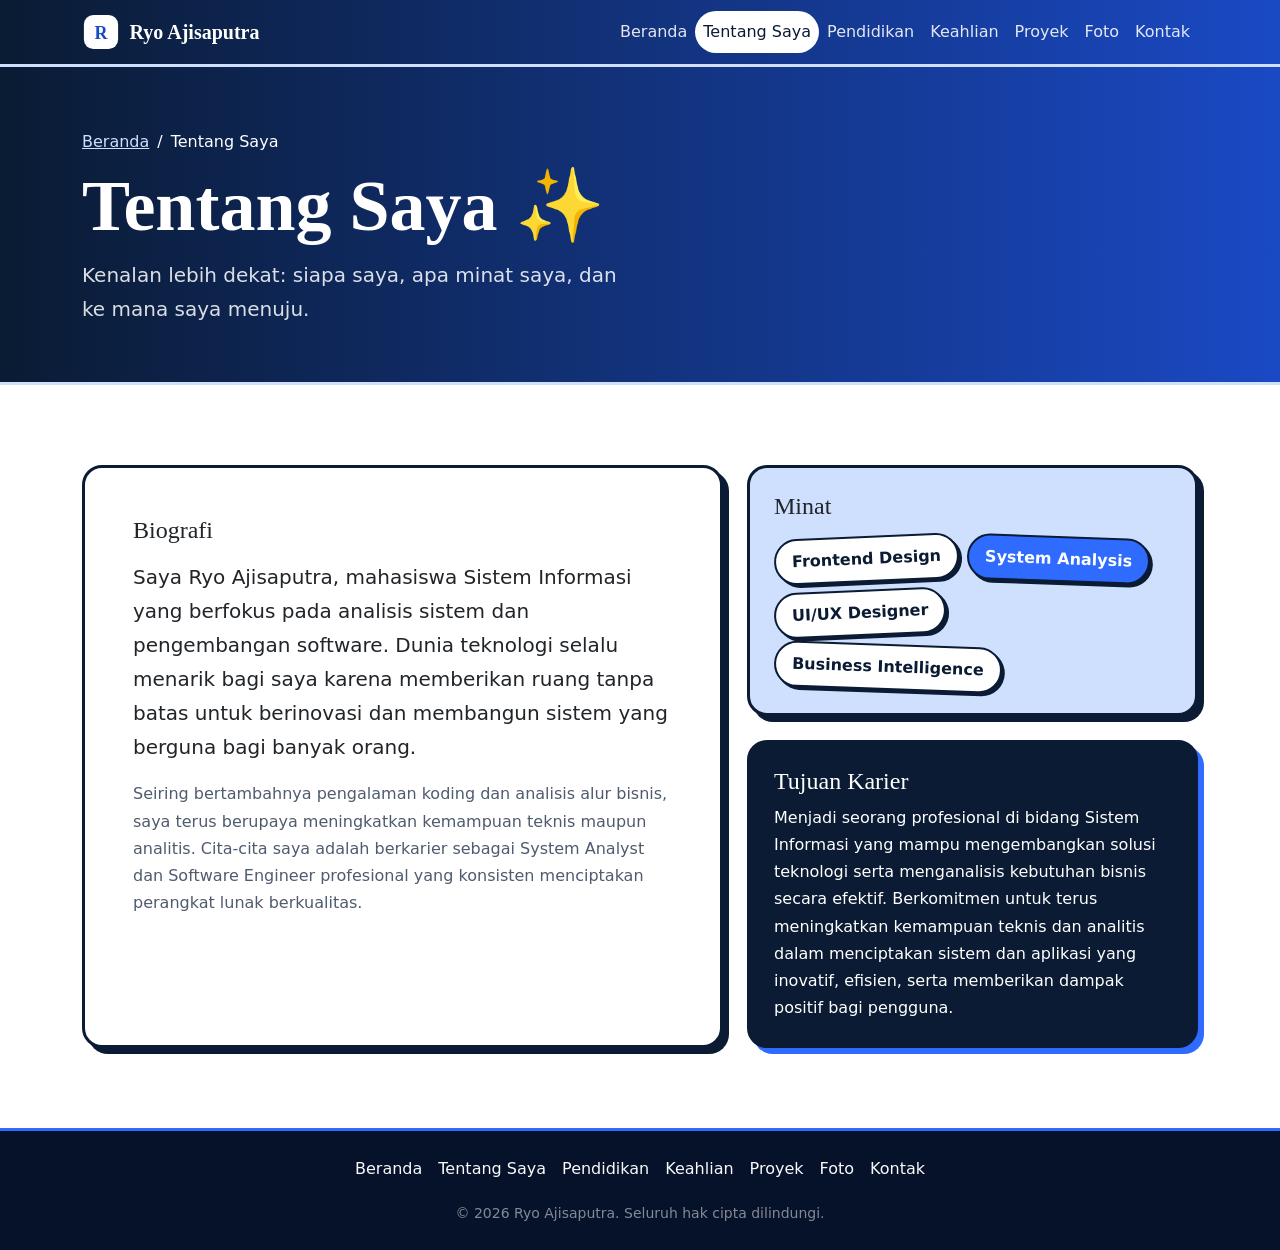
<file: tentang.html>
<!DOCTYPE html>
<html lang="id">
<head>
  <meta charset="UTF-8">
  <meta name="viewport" content="width=device-width, initial-scale=1">
  <title>Tentang Saya | Ryo Ajisaputra</title>
  
  <link rel="stylesheet" href="css/bootstrap.min.css">
  <script>document.documentElement.classList.add('js');</script>
  
  <link rel="stylesheet" href="style.css">
</head>
<body class="d-flex flex-column min-vh-100">

  <header class="fixed-top">
    <nav class="navbar navbar-expand-lg navbar-atas" data-bs-theme="dark">
      <div class="container">
        <a class="navbar-brand" href="index.html">
          <svg width="38" height="38" viewBox="0 0 40 40" aria-hidden="true"><rect x="2" y="2" width="36" height="36" rx="10" fill="#fff"/><text x="20" y="27.5" text-anchor="middle" font-family="Segoe UI, Arial, sans-serif" font-weight="800" font-size="19" fill="#1a49c4">R</text></svg>
          Ryo Ajisaputra
        </a>
        <button class="navbar-toggler" type="button" data-bs-toggle="collapse" data-bs-target="#menu" aria-controls="menu" aria-expanded="false" aria-label="Buka menu"><span class="navbar-toggler-icon"></span></button>
        <div class="collapse navbar-collapse" id="menu">
          <ul class="navbar-nav ms-auto">
            <li class="nav-item"><a class="nav-link" href="index.html">Beranda</a></li>
            <li class="nav-item"><a class="nav-link active" aria-current="page" href="tentang.html">Tentang Saya</a></li>
            <li class="nav-item"><a class="nav-link" href="pendidikan.html">Pendidikan</a></li>
            <li class="nav-item"><a class="nav-link" href="keahlian.html">Keahlian</a></li>
            <li class="nav-item"><a class="nav-link" href="proyek.html">Proyek</a></li>
            <li class="nav-item"><a class="nav-link" href="foto.html">Foto</a></li>
            <li class="nav-item"><a class="nav-link" href="kontak.html">Kontak</a></li>
          </ul>
        </div>
      </div>
    </nav>
  </header>

  <main class="flex-grow-1 d-flex flex-column">
    <header class="banner">
      <div class="container reveal">
        <nav aria-label="breadcrumb"><ol class="breadcrumb">
          <li class="breadcrumb-item"><a href="index.html">Beranda</a></li>
          <li class="breadcrumb-item active" aria-current="page">Tentang Saya</li>
        </ol></nav>
        <h1>Tentang Saya <span aria-hidden="true">✨</span></h1>
        <p class="mb-0 fs-5">Kenalan lebih dekat: siapa saya, apa minat saya, dan ke mana saya menuju.</p>
      </div>
    </header>

    <section class="bagian">
      <div class="container"><div class="row g-4">
        <div class="col-lg-7 reveal">
          <div class="card kartu-nb h-100"><div class="card-body p-4 p-lg-5">
            <h2 class="h4 mb-3">Biografi</h2>
            <p class="fs-5">Saya Ryo Ajisaputra, mahasiswa Sistem Informasi yang berfokus pada analisis sistem dan pengembangan software. 
              Dunia teknologi selalu menarik bagi saya karena memberikan ruang tanpa batas untuk berinovasi dan membangun sistem yang berguna bagi banyak orang.</p>
            <p class="redup mb-0">Seiring bertambahnya pengalaman koding dan analisis alur bisnis, saya terus berupaya meningkatkan kemampuan teknis maupun analitis. 
              Cita-cita saya adalah berkarier sebagai System Analyst dan Software Engineer profesional yang konsisten menciptakan perangkat lunak berkualitas.</p>
          </div></div>
        </div>
        <div class="col-lg-5 d-flex flex-column gap-4 reveal">
          <div class="card kartu-nb kartu-ice"><div class="card-body p-4">
            <h2 class="h4 mb-3">Minat</h2>
            <div class="d-flex flex-wrap gap-2"><span class="chip">Frontend Design</span><span class="chip chip-biru">System Analysis</span><span class="chip">UI/UX Designer</span><span class="chip">Business Intelligence</span></div>
          </div></div>
          <div class="card kartu-nb kartu-gelap"><div class="card-body p-4">
            <h2 class="h4 mb-2 text-white">Tujuan Karier</h2>
            <p class="mb-0">Menjadi seorang profesional di bidang Sistem Informasi yang mampu mengembangkan solusi teknologi serta menganalisis kebutuhan bisnis secara efektif. Berkomitmen untuk terus meningkatkan kemampuan teknis dan analitis dalam menciptakan sistem dan aplikasi yang inovatif, efisien, serta memberikan dampak positif bagi pengguna.</p>
          </div></div>
        </div>
      </div></div>
    </section>
  </main>

  <footer class="py-4 text-center text-white-50">
    <div class="container">
      <p class="d-flex flex-wrap justify-content-center gap-3">
        <a class="link-light text-decoration-none" href="index.html">Beranda</a>
        <a class="link-light text-decoration-none" href="tentang.html">Tentang Saya</a>
        <a class="link-light text-decoration-none" href="pendidikan.html">Pendidikan</a>
        <a class="link-light text-decoration-none" href="keahlian.html">Keahlian</a>
        <a class="link-light text-decoration-none" href="proyek.html">Proyek</a>
        <a class="link-light text-decoration-none" href="foto.html">Foto</a>
        <a class="link-light text-decoration-none" href="kontak.html">Kontak</a>
      </p>
      <small>&copy; <span id="tahun">2026</span> Ryo Ajisaputra. Seluruh hak cipta dilindungi.</small>
    </div>
  </footer>

  <script src="js/bootstrap.bundle.min.js"></script>
  <script>
    document.getElementById('tahun').textContent = new Date().getFullYear();

    var io = new IntersectionObserver(function (daftar) {
      daftar.forEach(function (i) { if (i.isIntersecting) { i.target.classList.add('tampil'); io.unobserve(i.target); } });
    }, { threshold: .15 });
    document.querySelectorAll('.reveal').forEach(function (el) { io.observe(el); });
    
    window.onload = function () {
      var gaya = getComputedStyle(document.documentElement), pesan = '';
      if (!gaya.getPropertyValue('--bs-blue') || typeof bootstrap === 'undefined') pesan = 'Bootstrap belum termuat. Periksa nama file di folder css/ dan js/.';
      else if (!gaya.getPropertyValue('--navy')) pesan = 'style.css belum termuat. Pastikan style.css satu folder dengan file HTML.';
      if (pesan) document.body.insertAdjacentHTML('beforeend', '<div style="position:fixed;bottom:0;left:0;right:0;z-index:9999;background:#b00020;color:#fff;padding:12px">' + pesan + '</div>');
    };
  </script>
</body>
</html>
</file>
<file: style.css>
:root {
  --navy: #0a1b33;
  --biru: #2f6bff;
  --biru-tua: #1a49c4;
  --ice: #cfe0ff;
  --abu: #eef1f7;
  --font: Georgia, "Palatino Linotype", Palatino, "Times New Roman", serif;
  --font-isi: system-ui, -apple-system, "Segoe UI", Roboto, "Helvetica Neue", Arial, sans-serif;
}

body {
  font-family: var(--font-isi);
  color: #1b2433;
  line-height: 1.7;
}

.lead {
  font-weight: 400;
}

.badge {
  --bs-badge-font-weight: 600;
}

.navbar-brand svg text {
  font-family: var(--font);
  font-weight: 700;
}

h1, h2, h3 {
  font-family: var(--font);
  font-weight: 700;
  line-height: 1.2;
  color: var(--navy);
}

a:focus-visible, button:focus-visible {
  outline: 3px solid var(--biru);
  outline-offset: 3px;
}

main > section:last-child {
  flex-grow: 1;
}

.bagian {
  padding: 5rem 0;
}

.judul {
  font-size: clamp(2.25rem, 6vw, 3.5rem);
  margin-bottom: 2rem;
}

.redup {
  color: #4f5b6e;
}

.titik {
  background-image: radial-gradient(var(--titik, rgba(255,255,255,.25)) 1.5px, transparent 1.6px);
  background-size: 22px 22px;
}

.bg-navy {
  background-color: var(--navy);
  color: #fff;
}

.bg-biru {
  background-color: var(--biru);
}

.bg-abu {
  background-color: var(--abu);
}

footer {
  background-color: #06122a;
  border-top: 3px solid var(--biru);
}

/* Navbar */
.navbar-atas {
  background: linear-gradient(90deg, var(--navy), var(--biru-tua));
  border-bottom: 3px solid var(--ice);
}

.navbar-atas .navbar-brand {
  display: flex;
  align-items: center;
  gap: .6rem;
  font: 700 1.25rem var(--font);
  color: #fff;
}

.navbar-atas .nav-link {
  color: rgba(255,255,255,.88);
  font-weight: 500;
  border-radius: 999px;
  padding: .45rem .9rem;
}

.navbar-atas .nav-link:hover {
  background-color: rgba(255,255,255,.18);
}

.navbar-atas .nav-link.active {
  background-color: #fff;
  color: var(--navy);
}

/* Animasi muncul saat digulir */
@media (prefers-reduced-motion: no-preference) {
  .js .reveal {
    opacity: 0;
    transform: translateY(28px) scale(.95);
    transition: opacity .5s, transform .65s cubic-bezier(.34, 1.56, .64, 1);
  }
  .js .reveal.tampil {
    opacity: 1;
    transform: none;
  }
}

/* ===== Banner judul halaman ===== */
.banner {
  padding: 8rem 0 3.5rem;
  color: #fff;
  border-bottom: 3px solid var(--ice);
  background: linear-gradient(90deg, var(--navy), var(--biru-tua));
}

.banner h1 {
  color: #fff;
  font-size: clamp(2.5rem, 7vw, 4.5rem);
  margin: .5rem 0;
}

.banner p {
  max-width: 34rem;
  color: rgba(255,255,255,.85);
}

.banner .breadcrumb {
  --bs-breadcrumb-divider-color: #fff;
  --bs-breadcrumb-item-active-color: #fff;
  margin: 0;
}

.banner .breadcrumb a {
  color: var(--ice);
}

/* ===== Kartu ===== */
.kartu-nb {
  background-color: #fff;
  border: 3px solid var(--navy);
  border-radius: 1.25rem;
  box-shadow: 6px 6px 0 var(--navy);
  transition: transform .15s, box-shadow .15s;
}

.kartu-nb:hover {
  transform: translate(-3px, -3px);
  box-shadow: 9px 9px 0 var(--navy);
}

.kartu-ice {
  background-color: var(--ice);
}

.kartu-gelap {
  background-color: var(--navy);
  color: #fff;
  box-shadow: 6px 6px 0 var(--biru);
}

/* ===== Tombol ===== */
.btn-nb {
  --bs-btn-font-weight: 600;
  --bs-btn-border-width: 3px;
  --bs-btn-border-radius: 999px;
  --bs-btn-padding-x: 1.75rem;
  --bayang: var(--navy);
  box-shadow: 4px 4px 0 var(--bayang);
  transition: transform .12s, box-shadow .12s;
}

.bg-navy .btn-nb {
  --bayang: var(--biru);
}

.btn-nb:hover {
  transform: translate(-2px, -2px);
  box-shadow: 6px 6px 0 var(--bayang);
}

.btn-nb:active {
  transform: translate(4px, 4px);
  box-shadow: none;
}

.btn-biru {
  --bs-btn-color: #fff;
  --bs-btn-bg: var(--biru);
  --bs-btn-border-color: var(--navy);
  --bs-btn-hover-color: #fff;
  --bs-btn-hover-bg: var(--biru-tua);
  --bs-btn-hover-border-color: var(--navy);
  --bs-btn-active-color: #fff;
  --bs-btn-active-bg: var(--biru-tua);
  --bs-btn-active-border-color: var(--navy);
}

.btn-putih {
  --bs-btn-color: var(--navy);
  --bs-btn-bg: #fff;
  --bs-btn-border-color: var(--navy);
  --bs-btn-hover-color: var(--navy);
  --bs-btn-hover-bg: var(--ice);
  --bs-btn-hover-border-color: var(--navy);
  --bs-btn-active-color: var(--navy);
  --bs-btn-active-bg: var(--ice);
  --bs-btn-active-border-color: var(--navy);
}

/* ===== Stiker (badge) ===== */
.chip {
  display: inline-block;
  padding: .45rem 1rem;
  background: #fff;
  color: var(--navy);
  font-weight: 600;
  border: 2.5px solid var(--navy);
  border-radius: 999px;
  box-shadow: 3px 3px 0 var(--navy);
  transition: transform .15s;
}

.chip-biru {
  background: var(--biru);
  color: #fff;
}

.chip:nth-child(odd) {
  transform: rotate(-2.5deg);
}

.chip:nth-child(even) {
  transform: rotate(2deg);
}

.chip:hover {
  transform: scale(1.08);
}

/* ===== Ikon bulat (halaman Pendidikan) ===== */
.ikon {
  flex-shrink: 0;
  width: 3.25rem;
  height: 3.25rem;
  display: flex;
  align-items: center;
  justify-content: center;
  font-size: 1.5rem;
  background: var(--ice);
  border: 3px solid var(--navy);
  border-radius: 50%;
}

/* ===== Progress bar (halaman Keahlian) ===== */
.progress {
  height: 1.15rem;
  background: #fff;
  border: 2.5px solid var(--navy);
  border-radius: 999px;
}

.progress-bar {
  background-color: var(--biru);
}

@media (prefers-reduced-motion: no-preference) {
  @keyframes isi {
    from {
      width: 0;
    }
  }
  .reveal.tampil .progress-bar {
    animation: isi 1.2s .3s both;
  }
}

/* ===== Galeri foto (halaman Foto) ===== */
.galeri {
  overflow: hidden;
  transition: transform .15s, box-shadow .15s, rotate .25s;
}

.row > :nth-child(1) .galeri {
  rotate: -2deg;
}

.row > :nth-child(3) .galeri {
  rotate: 2deg;
}

.galeri:hover {
  rotate: 0deg;
}

.bingkai {
  position: relative;
  overflow: hidden;
  border-bottom: 3px solid var(--navy);
}

.bingkai img {
  display: block;
  width: 100%;
  aspect-ratio: 16 / 10;
  object-fit: cover;
  transition: transform .6s;
}

.galeri:hover img {
  transform: scale(1.12);
}

.bingkai::after {
  content: "";
  position: absolute;
  top: 0;
  left: -75%;
  width: 50%;
  height: 100%;
  transform: skewX(-20deg);
  background: linear-gradient(100deg, transparent, rgba(255,255,255,.6), transparent);
}

.galeri:hover .bingkai::after {
  left: 130%;
  transition: left .8s;
}

@media (prefers-reduced-motion: no-preference) {
  @keyframes ayun {
    50% {
      translate: 0 -8px;
    }
  }
  .galeri {
    animation: ayun 5s ease-in-out infinite;
  }
  .row > :nth-child(2) .galeri {
    animation-delay: -1.7s;
  }
  .row > :nth-child(3) .galeri {
    animation-delay: -3.4s;
  }
  .galeri:hover {
    animation-play-state: paused;
  }
}

/* ===== Bahasa pemrograman (halaman Keahlian) ===== */
.tile-bahasa {
  padding: 1rem;
  text-align: center;
  background-color: var(--ice);
  border: 3px solid var(--navy);
  border-radius: 1rem;
  box-shadow: 4px 4px 0 var(--navy);
  transition: transform .2s cubic-bezier(.34, 1.56, .64, 1), box-shadow .2s;
}

.tile-bahasa:hover {
  transform: translate(-2px, -2px) rotate(-2deg);
  box-shadow: 6px 6px 0 var(--navy);
}

.tile-bahasa p {
  margin-bottom: .5rem;
  font: 700 1.2rem var(--font);
  color: var(--navy);
}

/* ===== Email besar (halaman Kontak) ===== */
.email {
  display: inline-block;
  padding: .9rem 1.5rem;
  background: #fff;
  color: var(--navy);
  font: 700 clamp(1.15rem, 4.5vw, 2.1rem) var(--font);
  text-decoration: none;
  overflow-wrap: anywhere;
  border: 3px solid var(--navy);
  border-radius: 1.25rem;
  box-shadow: 6px 6px 0 var(--biru);
  transition: transform .15s, box-shadow .15s;
}

.email:hover {
  color: var(--navy);
  transform: translate(-3px, -3px);
  box-shadow: 9px 9px 0 var(--biru);
}

/* ===== Formulir pesan (halaman Kontak) ===== */
.form-kontak {
  color: #1b2433;
}

.form-kontak:hover {
  transform: none;
  box-shadow: 6px 6px 0 var(--navy);
}

.form-kontak .form-control {
  padding: .65rem .9rem;
  border: 2.5px solid var(--navy);
  border-radius: .75rem;
}

.form-kontak .form-control:focus {
  border-color: var(--biru);
  box-shadow: 4px 4px 0 var(--biru);
}

/* ===== Sertifikat (halaman Proyek) ===== */
.sertifikat {
  padding: .75rem;
  background-color: var(--abu);
  border-bottom: 3px solid var(--navy);
}

.sertifikat img {
  display: block;
  width: 100%;
  height: auto;
  max-height: 560px;
  object-fit: contain;
}

/* ===== Satu halaman (scroll) ===== */
section[id] {
  scroll-margin-top: 70px;
}

@media (prefers-reduced-motion: no-preference) {
  html {
    scroll-behavior: smooth;
  }
}

/* ===== Ringkasan di Beranda ===== */
.ringkas {
  display: -webkit-box;
  -webkit-line-clamp: 4;
  line-clamp: 4;
  -webkit-box-orient: vertical;
  overflow: hidden;
}

/* ===== Halaman Beranda: hero, pita teks, dan kartu menu ===== */
#beranda {
  --titik: rgba(10,27,51,.16);
  background-color: var(--abu);
  min-height: 100vh;
  display: flex;
  align-items: center;
  padding: 8rem 0 5rem;
  overflow-x: clip;
}

#beranda h1 {
  font-size: clamp(2.75rem, 8vw, 5.25rem);
  line-height: 1.05;
  letter-spacing: -.01em;
  margin-bottom: 1.25rem;
}

.sapa {
  display: block;
  font-size: .42em;
  margin-bottom: .35rem;
}

.foto-wrap {
  position: relative;
  width: 86%;
  max-width: 340px;
  margin: 0 auto;
  isolation: isolate;
}

/* Garis biru tipis di belakang foto (bingkai bergeser) */
.foto-wrap::before {
  content: "";
  position: absolute;
  inset: 14px -14px -14px 14px;
  border: 2px solid var(--biru);
  border-radius: 50%;
  z-index: -1;
}

.foto-blob {
  aspect-ratio: 1;
  overflow: hidden;
  background: var(--ice);
  border: 6px solid #fff;
  border-radius: 50%;
  box-shadow: 0 18px 40px rgba(10,27,51,.22);
}

.foto-blob img {
  display: block;
  width: 100%;
  height: 100%;
  object-fit: cover;
  object-position: center 8%;
}

/* Pita teks berjalan */
.pita-wrap {
  overflow: hidden;
  padding: 1.75rem 0;
}

.pita {
  width: 104%;
  margin-left: -2%;
  overflow: hidden;
  background: var(--biru);
  border-block: 3px solid var(--navy);
  transform: rotate(-1.5deg);
}

.pita-isi {
  display: flex;
  width: max-content;
  padding: .7rem 0;
}

.pita-isi span {
  margin-right: 1.5rem;
  font: italic 600 1.35rem var(--font);
  color: #fff;
  white-space: nowrap;
}

.pita-isi span::after {
  content: "✦";
  margin-left: 1.5rem;
}

/* Kartu menu & emoji */
.emoji {
  display: inline-block;
  font-size: 2.75rem;
  line-height: 1;
  transition: transform .3s cubic-bezier(.34, 1.56, .64, 1);
}

.kartu-nb:hover .emoji {
  transform: rotate(-12deg) scale(1.2);
}

@media (prefers-reduced-motion: no-preference) {
  @keyframes jalan {
    to {
      transform: translateX(-50%);
    }
  }
  .pita-isi {
    animation: jalan 28s linear infinite;
  }
}
</file>
